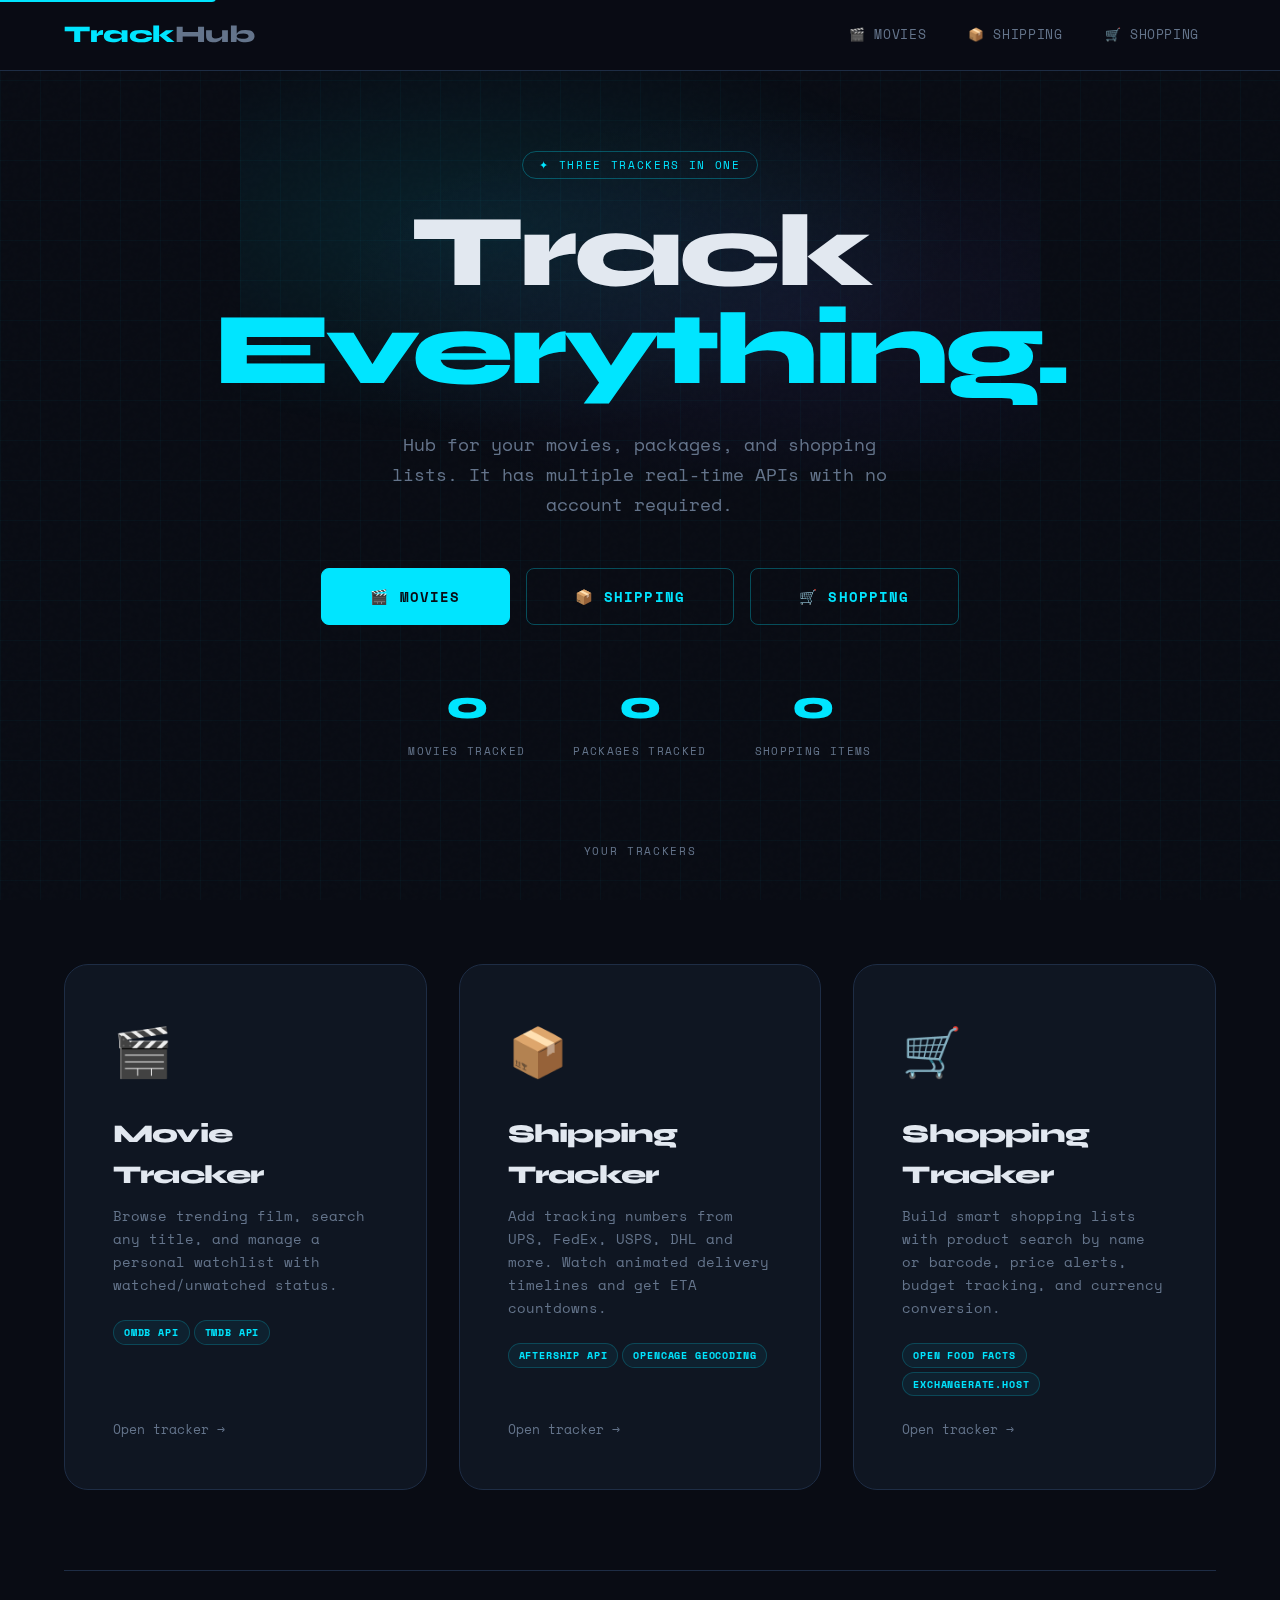
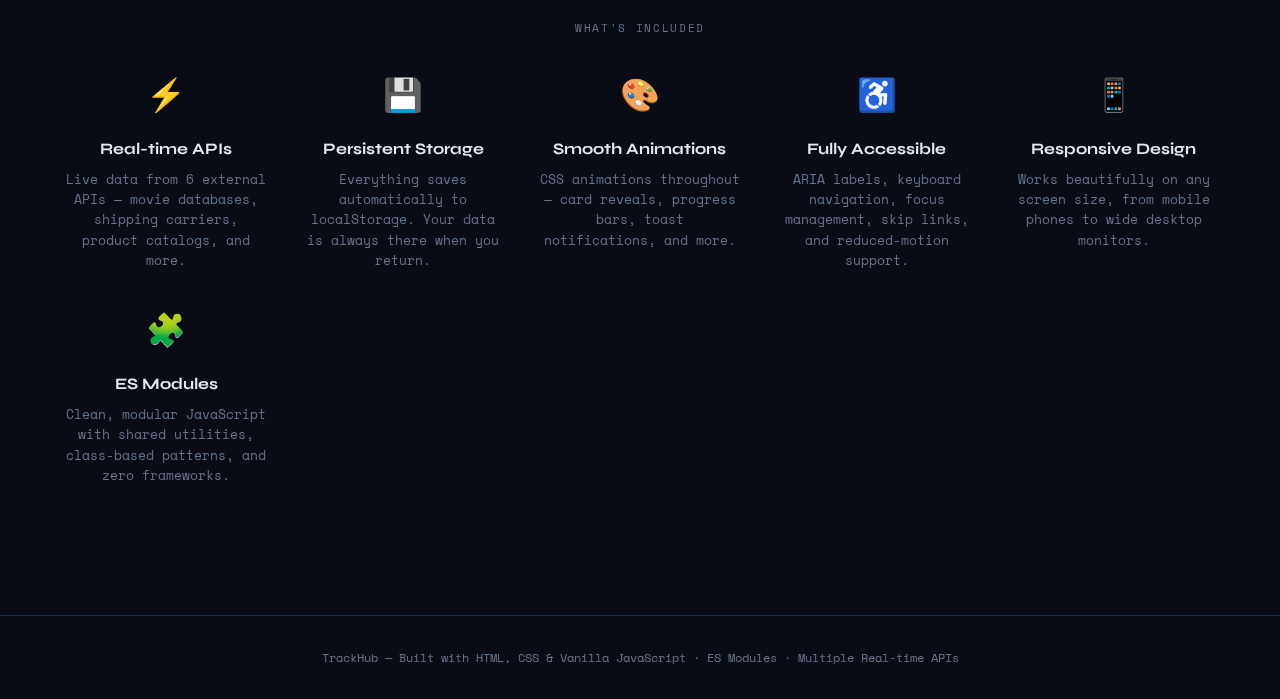
<file: index.html>
<!DOCTYPE html>
<html lang="en">
<head>
  <meta charset="UTF-8">
  <meta name="viewport" content="width=device-width, initial-scale=1.0">
  <meta name="description" content="TrackHub — Your all-in-one tracking dashboard. Track movies, shipping packages, and shopping lists with real-time data.">
  <meta name="keywords" content="tracker, movie tracker, shipping tracker, shopping list, package tracking, watchlist">
  <meta property="og:title" content="TrackHub — Track Everything">
  <meta property="og:description" content="Your personal dashboard for tracking movies, packages, and shopping. Powered by multiple real-time APIs.">
  <meta property="og:type" content="website">
  <meta name="theme-color" content="#090c14">

  <title>TrackHub</title>

  <link rel="preconnect" href="https://fonts.googleapis.com">
  <link rel="preconnect" href="https://fonts.gstatic.com" crossorigin>

  <link rel="stylesheet" href="css/shared.css">

  <style>
    /* Landing page specific styles */
    .landing-hero {
      min-height: 80vh;
      display: flex;
      flex-direction: column;
      align-items: center;
      justify-content: center;
      text-align: center;
      padding: var(--space-3xl) var(--space-lg);
      position: relative;
    }

    .landing-hero::before {
      content: '';
      position: absolute;
      top: 0;
      left: 50%;
      transform: translateX(-50%);
      width: 800px;
      height: 400px;
      background: radial-gradient(ellipse at 30% 40%, rgba(0,229,255,0.1) 0%, transparent 60%),
                  radial-gradient(ellipse at 70% 60%, rgba(123,97,255,0.08) 0%, transparent 60%);
      pointer-events: none;
    }

    .landing-title {
      font-family: var(--font-display);
      font-weight: 800;
      font-size: clamp(3rem, 8vw, 7rem);
      letter-spacing: -0.04em;
      line-height: 0.95;
      margin-bottom: var(--space-xl);
      position: relative;
    }

    .landing-title .line-1 { display: block; color: var(--clr-text); }
    .landing-title .line-2 { display: block; color: var(--clr-accent); }

    .landing-description {
      font-size: 1.1rem;
      color: var(--clr-text-muted);
      max-width: 500px;
      margin: 0 auto var(--space-2xl);
      line-height: 1.7;
    }

    .landing-cta-row {
      display: flex;
      gap: var(--space-md);
      justify-content: center;
      flex-wrap: wrap;
    }

    /* App cards grid */
    .apps-grid {
      display: grid;
      grid-template-columns: repeat(auto-fit, minmax(300px, 1fr));
      gap: var(--space-xl);
      padding: var(--space-3xl) 0;
    }

    .app-card {
      background: var(--clr-surface);
      border: 1px solid var(--clr-border);
      border-radius: var(--radius-xl);
      padding: var(--space-2xl);
      text-decoration: none;
      color: inherit;
      display: flex;
      flex-direction: column;
      gap: var(--space-lg);
      transition: transform var(--duration-mid) var(--ease-spring),
                  border-color var(--duration-mid),
                  box-shadow var(--duration-mid);
      position: relative;
      overflow: hidden;
      animation: fadeSlideUp 0.6s var(--ease-out) both;
    }

    .app-card:nth-child(1) { animation-delay: 0.1s; }
    .app-card:nth-child(2) { animation-delay: 0.2s; }
    .app-card:nth-child(3) { animation-delay: 0.3s; }

    .app-card::before {
      content: '';
      position: absolute;
      inset: 0;
      background: radial-gradient(ellipse at 20% 20%, var(--card-glow, rgba(0,229,255,0.06)) 0%, transparent 60%);
      pointer-events: none;
      opacity: 0;
      transition: opacity var(--duration-mid);
    }

    .app-card:hover {
      transform: translateY(-8px);
      border-color: rgba(0,229,255,0.25);
      box-shadow: 0 24px 60px rgba(0,0,0,0.5), var(--shadow-glow);
    }

    .app-card:hover::before { opacity: 1; }

    .app-card:focus-visible {
      outline: 2px solid var(--clr-accent);
      outline-offset: 4px;
    }

    .app-card-1 { --card-glow: rgba(0,229,255,0.08); }
    .app-card-2 { --card-glow: rgba(123,97,255,0.08); }
    .app-card-3 { --card-glow: rgba(255,209,102,0.06); }

    .app-emoji {
      font-size: 3rem;
      display: block;
      animation: float 4s ease-in-out infinite;
    }

    .app-card:nth-child(2) .app-emoji { animation-delay: 0.5s; }
    .app-card:nth-child(3) .app-emoji { animation-delay: 1s; }

    @keyframes float {
      0%, 100% { transform: translateY(0); }
      50%       { transform: translateY(-8px); }
    }

    .app-title {
      font-family: var(--font-display);
      font-weight: 800;
      font-size: 1.6rem;
      letter-spacing: -0.03em;
      margin-bottom: var(--space-sm);
    }

    .app-description {
      color: var(--clr-text-muted);
      font-size: 0.9rem;
      line-height: 1.6;
    }

    .app-apis {
      display: flex;
      gap: var(--space-xs);
      flex-wrap: wrap;
    }

    .api-chip {
      font-size: 0.65rem;
      letter-spacing: 0.08em;
      text-transform: uppercase;
      padding: 3px 10px;
      border-radius: var(--radius-xl);
      background: rgba(0,229,255,0.06);
      border: 1px solid rgba(0,229,255,0.2);
      color: var(--clr-accent);
      font-weight: 700;
    }

    .app-card-arrow {
      margin-top: auto;
      font-size: 0.8rem;
      color: var(--clr-text-muted);
      display: flex;
      align-items: center;
      gap: var(--space-sm);
      transition: color var(--duration-fast), gap var(--duration-fast);
    }

    .app-card:hover .app-card-arrow {
      color: var(--clr-accent);
      gap: var(--space-md);
    }

    /* Feature list */
    .features-section {
      padding: var(--space-2xl) 0;
      border-top: 1px solid var(--clr-border);
    }

    .features-grid {
      display: grid;
      grid-template-columns: repeat(auto-fit, minmax(200px, 1fr));
      gap: var(--space-xl);
      margin-top: var(--space-xl);
    }

    .feature-item {
      text-align: center;
    }

    .feature-icon {
      font-size: 2rem;
      display: block;
      margin-bottom: var(--space-md);
    }

    .feature-name {
      font-family: var(--font-display);
      font-weight: 700;
      font-size: 1rem;
      margin-bottom: var(--space-sm);
    }

    .feature-desc {
      font-size: 0.8rem;
      color: var(--clr-text-muted);
      line-height: 1.6;
    }

    .section-label {
      font-size: 0.7rem;
      letter-spacing: 0.15em;
      text-transform: uppercase;
      color: var(--clr-text-muted);
      text-align: center;
      margin-bottom: var(--space-lg);
    }

    @media (max-width: 600px) {
      .landing-title { font-size: 3rem; }
      .apps-grid { grid-template-columns: 1fr; }
    }

    /* Animated counter on hero */
    .live-counter {
      display: flex;
      gap: var(--space-2xl);
      justify-content: center;
      margin-top: var(--space-2xl);
      flex-wrap: wrap;
    }

    .counter-item { text-align: center; }

    .counter-value {
      font-family: var(--font-display);
      font-weight: 800;
      font-size: 2.5rem;
      letter-spacing: -0.03em;
      color: var(--clr-accent);
      display: block;
    }

    .counter-label {
      font-size: 0.7rem;
      letter-spacing: 0.12em;
      text-transform: uppercase;
      color: var(--clr-text-muted);
    }
  </style>
</head>
<body>

  <!-- Skip link -->
  <a href="#main-content"
     style="position:absolute;top:-40px;left:0;background:var(--clr-accent);color:var(--clr-bg);padding:8px;z-index:9999;border-radius:0 0 4px 0;transition:top 0.2s"
     onfocus="this.style.top='0'" onblur="this.style.top='-40px'">Skip to main content</a>

  <!-- Header -->
  <header class="site-header" role="banner">
    <div class="wrapper">
      <span class="site-logo" aria-label="TrackHub">Track<span>Hub</span></span>
      <nav class="site-nav" role="navigation" aria-label="Main navigation">
        <a href="movie.html"    class="nav-link">🎬 Movies</a>
        <a href="shipping.html" class="nav-link">📦 Shipping</a>
        <a href="shopping.html" class="nav-link">🛒 Shopping</a>
      </nav>
    </div>
  </header>

  <main id="main-content">

    <!-- Landing Hero -->
    <section class="landing-hero" aria-labelledby="landing-title">
      <div class="wrapper" style="position:relative">
        <span class="hero-badge" aria-hidden="true">✦ Three trackers in one</span>

        <h1 class="landing-title" id="landing-title">
          <span class="line-1">Track</span>
          <span class="line-2">Everything.</span>
        </h1>

        <p class="landing-description">
          Hub for your movies, packages, and shopping lists.
          It has multiple real-time APIs with no account required.
        </p>

        <div class="landing-cta-row">
          <a href="movie.html" class="btn btn-primary btn-lg" aria-label="Open Movie Tracker">🎬 Movies</a>
          <a href="shipping.html" class="btn btn-secondary btn-lg" aria-label="Open Shipping Tracker">📦 Shipping</a>
          <a href="shopping.html" class="btn btn-secondary btn-lg" aria-label="Open Shopping Tracker">🛒 Shopping</a>
        </div>

        
        <div class="live-counter" id="live-counters" aria-label="Tracker statistics">
          <div class="counter-item">
            <span class="counter-value" id="cnt-movies" aria-label="Movies in watchlist">0</span>
            <span class="counter-label">Movies tracked</span>
          </div>
          <div class="counter-item">
            <span class="counter-value" id="cnt-packages" aria-label="Packages tracked">0</span>
            <span class="counter-label">Packages tracked</span>
          </div>
          <div class="counter-item">
            <span class="counter-value" id="cnt-items" aria-label="Shopping items">0</span>
            <span class="counter-label">Shopping items</span>
          </div>
        </div>
      </div>
    </section>

    <div class="wrapper">

      <!-- App Cards -->
      <section aria-labelledby="apps-heading">
        <p class="section-label" id="apps-heading">Your Trackers</p>

        <div class="apps-grid" role="list">

          <!-- Movie Tracker -->
          <a href="movie.html" class="app-card app-card-1" role="listitem" aria-label="Open Movie Tracker">
            <span class="app-emoji" aria-hidden="true">🎬</span>
            <div>
              <h2 class="app-title">Movie Tracker</h2>
              <p class="app-description">Browse trending film, search any title, and manage a personal watchlist with watched/unwatched status.</p>
            </div>
            <div class="app-apis" aria-label="APIs used">
              <span class="api-chip">OMDB API</span>
              <span class="api-chip">TMDB API</span>
            </div>
            <span class="app-card-arrow" aria-hidden="true">Open tracker →</span>
          </a>

          <!-- Shipping Tracker -->
          <a href="shipping.html" class="app-card app-card-2" role="listitem" aria-label="Open Shipping Tracker">
            <span class="app-emoji" aria-hidden="true">📦</span>
            <div>
              <h2 class="app-title">Shipping Tracker</h2>
              <p class="app-description">Add tracking numbers from UPS, FedEx, USPS, DHL and more. Watch animated delivery timelines and get ETA countdowns.</p>
            </div>
            <div class="app-apis" aria-label="APIs used">
              <span class="api-chip">AfterShip API</span>
              <span class="api-chip">OpenCage Geocoding</span>
            </div>
            <span class="app-card-arrow" aria-hidden="true">Open tracker →</span>
          </a>

          <!-- Shopping Tracker -->
          <a href="shopping.html" class="app-card app-card-3" role="listitem" aria-label="Open Shopping Tracker">
            <span class="app-emoji" aria-hidden="true">🛒</span>
            <div>
              <h2 class="app-title">Shopping Tracker</h2>
              <p class="app-description">Build smart shopping lists with product search by name or barcode, price alerts, budget tracking, and currency conversion.</p>
            </div>
            <div class="app-apis" aria-label="APIs used">
              <span class="api-chip">Open Food Facts</span>
              <span class="api-chip">Exchangerate.host</span>
            </div>
            <span class="app-card-arrow" aria-hidden="true">Open tracker →</span>
          </a>

        </div>
      </section>

      <!-- Features Section -->
      <section class="features-section" aria-labelledby="features-heading">
        <p class="section-label" id="features-heading">What's included</p>
        <div class="features-grid" role="list">
          <div class="feature-item" role="listitem">
            <span class="feature-icon" aria-hidden="true">⚡</span>
            <h3 class="feature-name">Real-time APIs</h3>
            <p class="feature-desc">Live data from 6 external APIs — movie databases, shipping carriers, product catalogs, and more.</p>
          </div>
          <div class="feature-item" role="listitem">
            <span class="feature-icon" aria-hidden="true">💾</span>
            <h3 class="feature-name">Persistent Storage</h3>
            <p class="feature-desc">Everything saves automatically to localStorage. Your data is always there when you return.</p>
          </div>
          <div class="feature-item" role="listitem">
            <span class="feature-icon" aria-hidden="true">🎨</span>
            <h3 class="feature-name">Smooth Animations</h3>
            <p class="feature-desc">CSS animations throughout — card reveals, progress bars, toast notifications, and more.</p>
          </div>
          <div class="feature-item" role="listitem">
            <span class="feature-icon" aria-hidden="true">♿</span>
            <h3 class="feature-name">Fully Accessible</h3>
            <p class="feature-desc">ARIA labels, keyboard navigation, focus management, skip links, and reduced-motion support.</p>
          </div>
          <div class="feature-item" role="listitem">
            <span class="feature-icon" aria-hidden="true">📱</span>
            <h3 class="feature-name">Responsive Design</h3>
            <p class="feature-desc">Works beautifully on any screen size, from mobile phones to wide desktop monitors.</p>
          </div>
          <div class="feature-item" role="listitem">
            <span class="feature-icon" aria-hidden="true">🧩</span>
            <h3 class="feature-name">ES Modules</h3>
            <p class="feature-desc">Clean, modular JavaScript with shared utilities, class-based patterns, and zero frameworks.</p>
          </div>
        </div>
      </section>

    </div><!-- /.wrapper -->
  </main>

  <!-- Footer -->
  <footer class="site-footer" role="contentinfo">
    <div class="wrapper">
      <p>TrackHub &mdash; Built with HTML, CSS &amp; Vanilla JavaScript &middot; ES Modules &middot; Multiple Real-time APIs</p>
    </div>
  </footer>

  <script>
    // Read localStorage counts and animate them on page load
    document.addEventListener('DOMContentLoaded', () => {
      function safeRead(key, fallback = {}) {
        try { return JSON.parse(localStorage.getItem(key) || '{}'); } catch { return fallback; }
      }

      const movies    = Object.keys(safeRead('movieTracker_watchlist')).length;
      const packages  = Object.keys(safeRead('shippingTracker_packages')).length;
      const items     = Object.keys(safeRead('shoppingTracker_items')).length;

      // Animated count-up
      function countUp(el, target, duration = 800) {
        if (target === 0) return;
        const start = performance.now();
        const update = (now) => {
          const pct = Math.min((now - start) / duration, 1);
          el.textContent = Math.round(pct * target);
          if (pct < 1) requestAnimationFrame(update);
          else el.textContent = target;
        };
        requestAnimationFrame(update);
      }

      setTimeout(() => {
        countUp(document.getElementById('cnt-movies'),   movies);
        countUp(document.getElementById('cnt-packages'), packages);
        countUp(document.getElementById('cnt-items'),    items);
      }, 400);
    });
  </script>
</body>
</html>
</file>
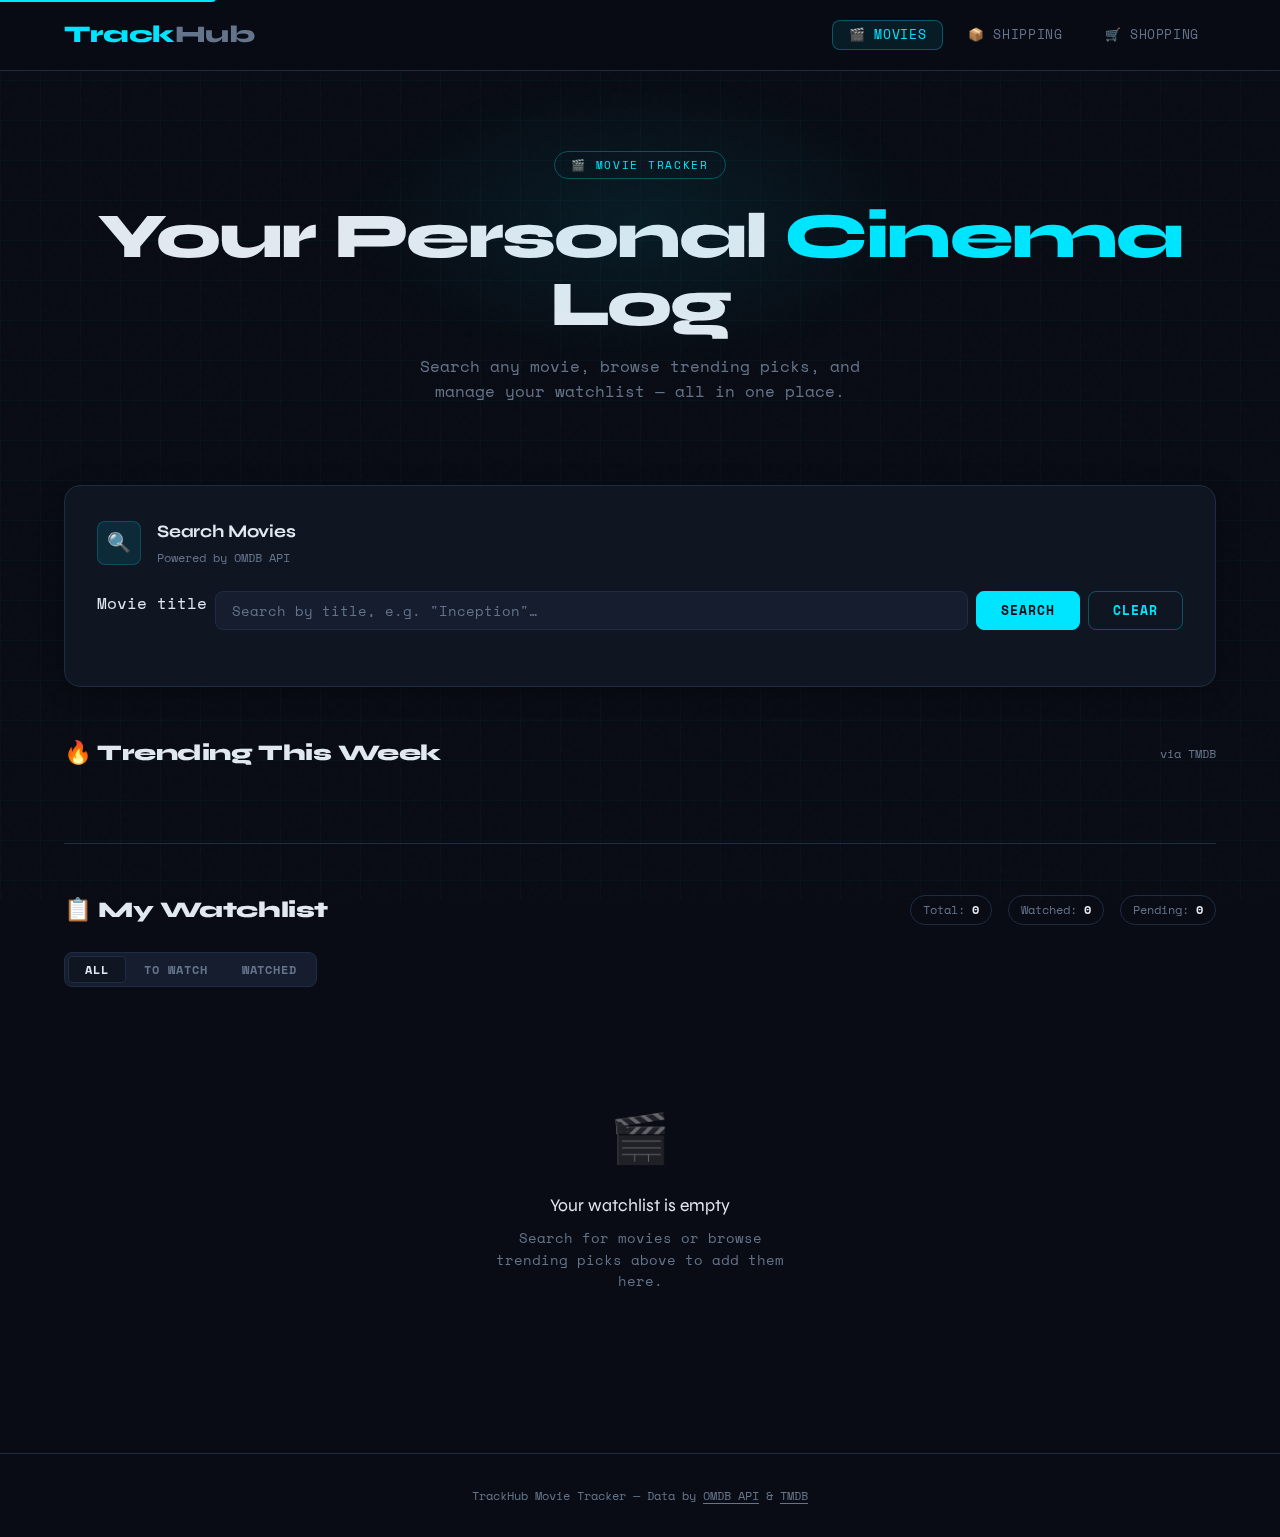
<file: movie.html>
<!DOCTYPE html>
<html lang="en">
<head>
  <meta charset="UTF-8">
  <meta name="viewport" content="width=device-width, initial-scale=1.0">
  <meta name="description" content="Track movies you want to watch and movies you've seen. Browse trending films and manage your personal watchlist.">
  <meta name="keywords" content="movie tracker, watchlist, films, cinema, trending movies">
  <meta property="og:title" content="Movie Tracker — TrackHub">
  <meta property="og:description" content="Manage your personal movie watchlist. Search any title, browse trending films, and log what you've seen.">
  <meta property="og:type" content="website">
  <meta name="theme-color" content="#090c14">

  <title>Movie Tracker — TrackHub</title>

 
  <link rel="preconnect" href="https://fonts.googleapis.com">
  <link rel="preconnect" href="https://fonts.gstatic.com" crossorigin>

  
  <link rel="stylesheet" href="css/shared.css">
  <link rel="stylesheet" href="css/movie.css">
</head>
<body>

  <a class="sr-only" href="#main-content" style="position:absolute;top:-40px;left:0;background:var(--clr-accent);color:var(--clr-bg);padding:8px;z-index:9999;border-radius:0 0 4px 0;transition:top 0.2s"
     onfocus="this.style.top='0'" onblur="this.style.top='-40px'">Skip to main content</a>

 
  <header class="site-header" role="banner">
    <div class="wrapper">
      <a href="index.html" class="site-logo" aria-label="TrackHub home">Track<span>Hub</span></a>
      <nav class="site-nav" role="navigation" aria-label="Main navigation">
        <a href="movie.html"    class="nav-link active" aria-current="page">🎬 Movies</a>
        <a href="shipping.html" class="nav-link">📦 Shipping</a>
        <a href="shopping.html" class="nav-link">🛒 Shopping</a>
      </nav>
    </div>
  </header>

  <main id="main-content">
    <div class="wrapper">

      <!-- Hero -->
      <section class="page-hero" aria-labelledby="hero-title">
        <p class="hero-badge" aria-hidden="true">🎬 Movie Tracker</p>
        <h1 class="hero-title" id="hero-title">Your Personal <span class="accent">Cinema</span> Log</h1>
        <p class="hero-subtitle">Search any movie, browse trending picks, and manage your watchlist — all in one place.</p>
      </section>

      <!-- Search Section -->
      <section class="search-section card" aria-labelledby="search-heading">
        <div class="card-header">
          <div class="card-icon" aria-hidden="true">🔍</div>
          <div>
            <h2 class="card-title" id="search-heading">Search Movies</h2>
            <p class="card-subtitle">Powered by OMDB API</p>
          </div>
        </div>

        <form id="search-form" role="search" aria-label="Search for a movie">
          <div class="input-group">
            <label for="search-input" class="sr-only">Movie title</label>
            <input
              type="search"
              id="search-input"
              class="input-field"
              placeholder="Search by title, e.g. &quot;Inception&quot;…"
              autocomplete="off"
              aria-label="Search by movie title"
              spellcheck="false"
            >
            <button type="submit" class="btn btn-primary" aria-label="Search movies">
              Search
            </button>
            <button type="button" id="clear-search-btn" class="btn btn-secondary" aria-label="Clear search and show trending">
              Clear
            </button>
          </div>
        </form>
      </section>

      <!-- Trending Label -->
      <section id="trending-section" aria-label="Trending movies this week">
        <div style="display:flex;align-items:center;justify-content:space-between;margin-bottom:var(--space-lg)">
          <h2 style="font-family:var(--font-display);font-weight:800;font-size:1.4rem;letter-spacing:-0.02em">
            🔥 Trending This Week
          </h2>
          <p style="font-size:0.75rem;color:var(--clr-text-muted)">via TMDB</p>
        </div>

        <!-- Movie Grid (dynamically populated) -->
        <div id="movie-grid" class="movie-grid" role="list" aria-label="Movie results" aria-live="polite"></div>
      </section>

      <hr class="divider">

      <!-- Watchlist Panel -->
      <section class="watchlist-panel" aria-labelledby="watchlist-heading">
        <div class="watchlist-header">
          <h2 class="watchlist-title" id="watchlist-heading">📋 My Watchlist</h2>
          <div class="watchlist-stats" role="list" aria-label="Watchlist statistics">
            <span class="stat-chip" role="listitem">Total: <strong id="stat-total" aria-live="polite">0</strong></span>
            <span class="stat-chip" role="listitem">Watched: <strong id="stat-watched" aria-live="polite">0</strong></span>
            <span class="stat-chip" role="listitem">Pending: <strong id="stat-pending" aria-live="polite">0</strong></span>
          </div>
        </div>

        <!-- Tabs -->
        <div class="tabs" role="tablist" aria-label="Filter watchlist by status">
          <button class="tab-btn active" data-tab="all"       role="tab" aria-selected="true"  aria-controls="watchlist-container">All</button>
          <button class="tab-btn"        data-tab="watchlist" role="tab" aria-selected="false" aria-controls="watchlist-container">To Watch</button>
          <button class="tab-btn"        data-tab="watched"   role="tab" aria-selected="false" aria-controls="watchlist-container">Watched</button>
        </div>

        <!-- Watchlist content (dynamically populated) -->
        <div id="watchlist-container" role="tabpanel" aria-live="polite" aria-label="Watchlist entries"></div>

        <!-- Empty state -->
        <div id="watchlist-empty" class="empty-state" aria-live="polite">
          <p class="empty-state-icon" aria-hidden="true">🎬</p>
          <p class="empty-state-title">Your watchlist is empty</p>
          <p class="empty-state-text">Search for movies or browse trending picks above to add them here.</p>
        </div>
      </section>

    </div>
  </main>

  <!-- ─── Footer ─── -->
  <footer class="site-footer" role="contentinfo">
    <div class="wrapper">
      <p>TrackHub Movie Tracker &mdash; Data by <a href="https://www.omdbapi.com/" target="_blank" rel="noopener noreferrer">OMDB API</a> &amp; <a href="https://www.themoviedb.org/" target="_blank" rel="noopener noreferrer">TMDB</a></p>
    </div>
  </footer>

  <!-- ─── Scripts (ES Modules) ─── -->
  <script type="module" src="js/modules/movie.js"></script>
</body>
</html>
</file>
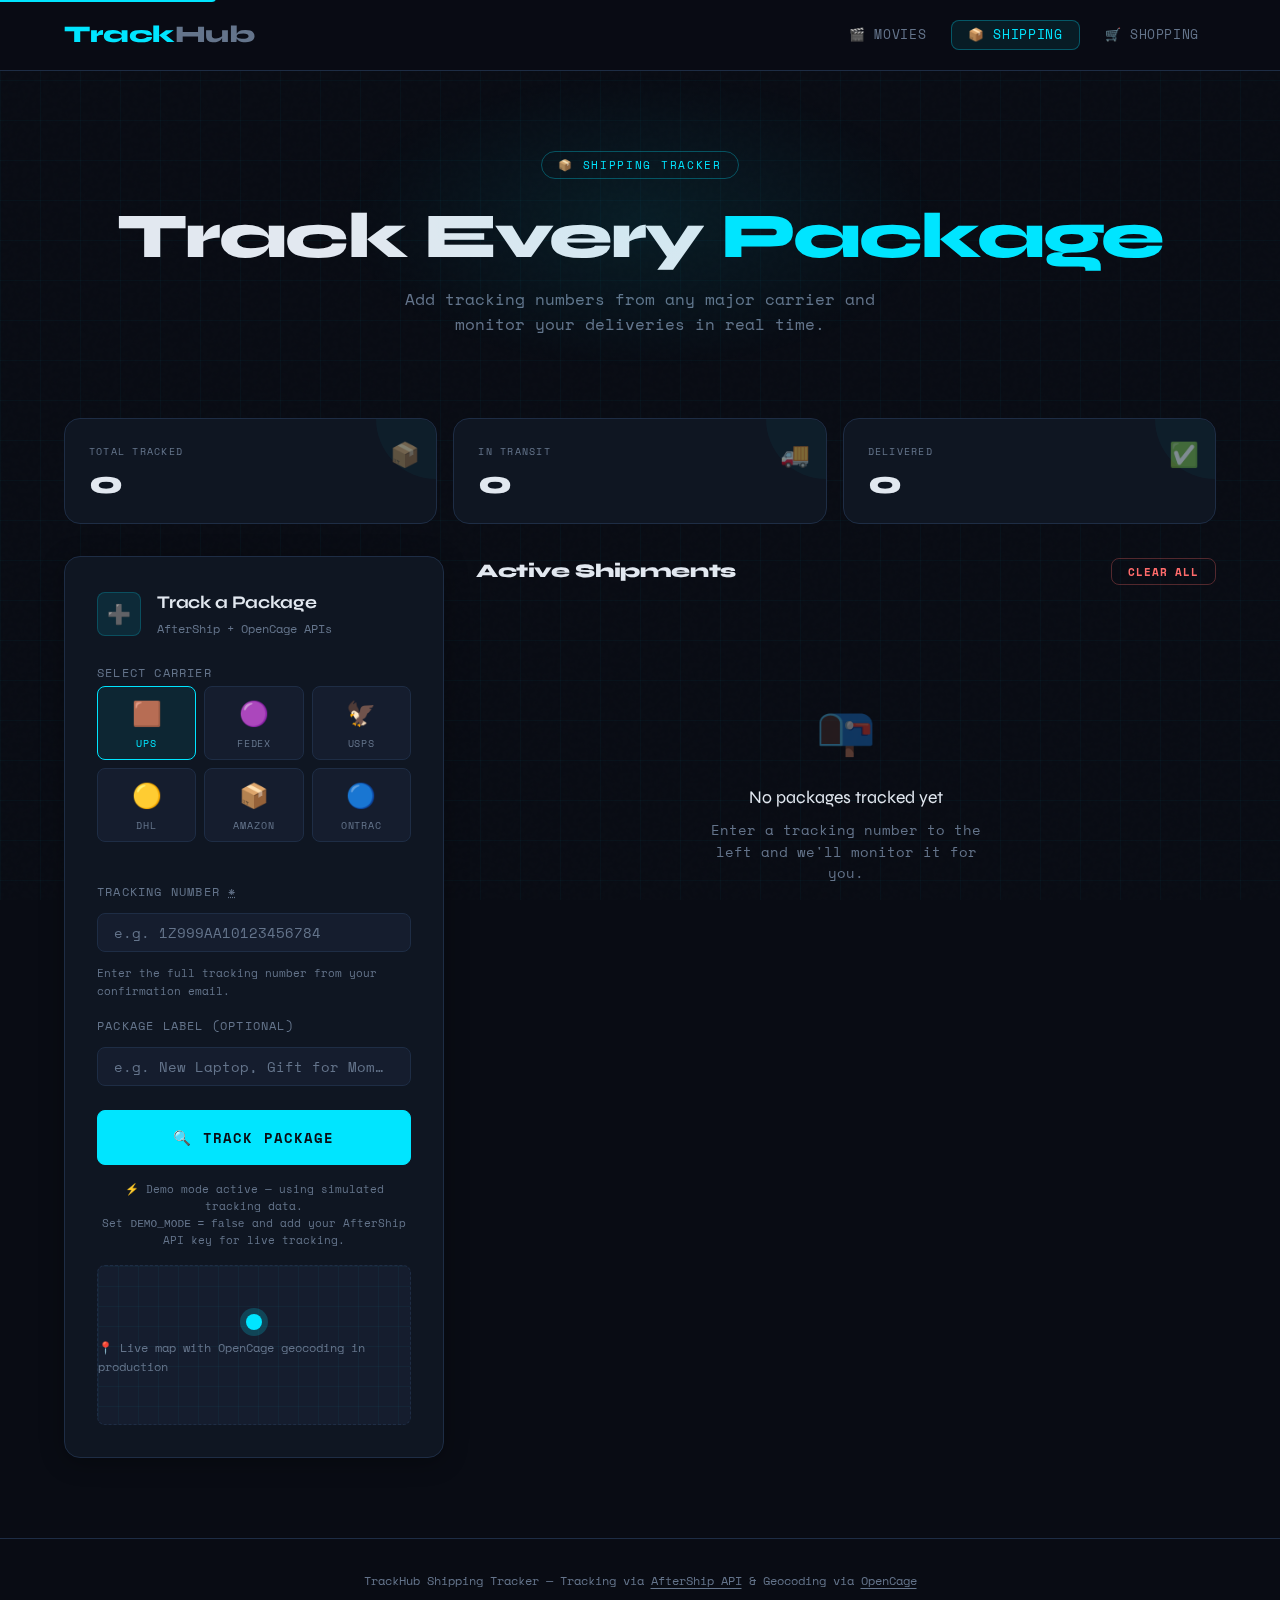
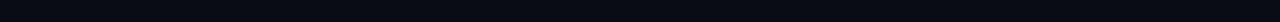
<file: shipping.html>
<!DOCTYPE html>
<html lang="en">
<head>
  <meta charset="UTF-8">
  <meta name="viewport" content="width=device-width, initial-scale=1.0">
  <meta name="description" content="Track your packages and shipments in real time. Add tracking numbers from UPS, FedEx, USPS, DHL and more to monitor delivery status.">
  <meta name="keywords" content="package tracker, shipping tracker, parcel tracking, UPS, FedEx, USPS, DHL tracking">
  <meta property="og:title" content="Shipping Tracker — TrackHub">
  <meta property="og:description" content="Monitor all your packages in one place. Real-time tracking for UPS, FedEx, USPS, DHL, and more.">
  <meta property="og:type" content="website">
  <meta name="theme-color" content="#090c14">

  <title>Shipping Tracker</title>

  <link rel="preconnect" href="https://fonts.googleapis.com">
  <link rel="preconnect" href="https://fonts.gstatic.com" crossorigin>

  <link rel="stylesheet" href="css/shared.css">
  <link rel="stylesheet" href="css/shipping.css">
</head>
<body>

  <a class="sr-only" href="#main-content"
     style="position:absolute;top:-40px;left:0;background:var(--clr-accent);color:var(--clr-bg);padding:8px;z-index:9999;border-radius:0 0 4px 0;transition:top 0.2s"
     onfocus="this.style.top='0'" onblur="this.style.top='-40px'">Skip to main content</a>

  <!-- Header -->
  <header class="site-header" role="banner">
    <div class="wrapper">
      <a href="index.html" class="site-logo" aria-label="TrackHub home">Track<span>Hub</span></a>
      <nav class="site-nav" role="navigation" aria-label="Main navigation">
        <a href="movie.html"    class="nav-link">🎬 Movies</a>
        <a href="shipping.html" class="nav-link active" aria-current="page">📦 Shipping</a>
        <a href="shopping.html" class="nav-link">🛒 Shopping</a>
      </nav>
    </div>
  </header>

  <main id="main-content">
    <div class="wrapper">

      <!-- Hero -->
      <section class="page-hero" aria-labelledby="hero-title">
        <p class="hero-badge" aria-hidden="true">📦 Shipping Tracker</p>
        <h1 class="hero-title" id="hero-title">Track Every <span class="accent">Package</span></h1>
        <p class="hero-subtitle">Add tracking numbers from any major carrier and monitor your deliveries in real time.</p>
      </section>

      <!-- Stats Row (dynamic) -->
      <section class="stats-row" aria-label="Shipment statistics">
        <div class="stat-card" role="region" aria-label="Total packages tracked">
          <p class="stat-card-label">Total Tracked</p>
          <p class="stat-card-value" id="stat-total" aria-live="polite">0</p>
          <span class="stat-card-icon" aria-hidden="true">📦</span>
        </div>
        <div class="stat-card" role="region" aria-label="Packages in transit">
          <p class="stat-card-label">In Transit</p>
          <p class="stat-card-value" id="stat-in-transit" aria-live="polite">0</p>
          <span class="stat-card-icon" aria-hidden="true">🚚</span>
        </div>
        <div class="stat-card" role="region" aria-label="Packages delivered">
          <p class="stat-card-label">Delivered</p>
          <p class="stat-card-value" id="stat-delivered" aria-live="polite">0</p>
          <span class="stat-card-icon" aria-hidden="true">✅</span>
        </div>
      </section>

      
      <div class="tracking-layout">

        <!-- Add Package Form -->
        <section class="card" aria-labelledby="add-form-heading">
          <div class="card-header">
            <div class="card-icon" aria-hidden="true">➕</div>
            <div>
              <h2 class="card-title" id="add-form-heading">Track a Package</h2>
              <p class="card-subtitle">AfterShip + OpenCage APIs</p>
            </div>
          </div>

          <form id="add-package-form" novalidate aria-label="Add a package to track">
            <!-- Carrier Selector -->
            <fieldset style="border:none;margin-bottom:var(--space-md)">
              <legend class="input-label">Select Carrier</legend>
              <div class="carrier-grid" role="group" aria-label="Choose your carrier">
                <button type="button" class="carrier-btn selected" data-carrier-btn="ups"    aria-pressed="true"  aria-label="UPS">
                  <span class="carrier-btn-icon" aria-hidden="true">🟫</span>
                  <span class="carrier-btn-name">UPS</span>
                </button>
                <button type="button" class="carrier-btn" data-carrier-btn="fedex"   aria-pressed="false" aria-label="FedEx">
                  <span class="carrier-btn-icon" aria-hidden="true">🟣</span>
                  <span class="carrier-btn-name">FedEx</span>
                </button>
                <button type="button" class="carrier-btn" data-carrier-btn="usps"    aria-pressed="false" aria-label="USPS">
                  <span class="carrier-btn-icon" aria-hidden="true">🦅</span>
                  <span class="carrier-btn-name">USPS</span>
                </button>
                <button type="button" class="carrier-btn" data-carrier-btn="dhl"     aria-pressed="false" aria-label="DHL">
                  <span class="carrier-btn-icon" aria-hidden="true">🟡</span>
                  <span class="carrier-btn-name">DHL</span>
                </button>
                <button type="button" class="carrier-btn" data-carrier-btn="amazon"  aria-pressed="false" aria-label="Amazon">
                  <span class="carrier-btn-icon" aria-hidden="true">📦</span>
                  <span class="carrier-btn-name">Amazon</span>
                </button>
                <button type="button" class="carrier-btn" data-carrier-btn="ontrac"  aria-pressed="false" aria-label="OnTrac">
                  <span class="carrier-btn-icon" aria-hidden="true">🔵</span>
                  <span class="carrier-btn-name">OnTrac</span>
                </button>
              </div>
            </fieldset>

            <!-- Tracking Number -->
            <div class="input-group stacked" style="margin-bottom:var(--space-md)">
              <label for="tracking-input" class="input-label">Tracking Number <abbr title="required">*</abbr></label>
              <input
                type="text"
                id="tracking-input"
                class="input-field"
                placeholder="e.g. 1Z999AA10123456784"
                autocomplete="off"
                spellcheck="false"
                required
                aria-required="true"
                aria-describedby="tracking-hint"
              >
              <p id="tracking-hint" style="font-size:0.7rem;color:var(--clr-text-muted);margin-top:4px">
                Enter the full tracking number from your confirmation email.
              </p>
            </div>

            <!-- Package Label -->
            <div class="input-group stacked" style="margin-bottom:var(--space-lg)">
              <label for="label-input" class="input-label">Package Label (optional)</label>
              <input
                type="text"
                id="label-input"
                class="input-field"
                placeholder="e.g. New Laptop, Gift for Mom…"
                autocomplete="off"
                maxlength="60"
              >
            </div>

            <button type="submit" id="add-package-btn" class="btn btn-primary btn-lg" style="width:100%">
              🔍 Track Package
            </button>

            <!-- Demo Mode Notice -->
            <p style="font-size:0.7rem;color:var(--clr-text-muted);margin-top:var(--space-md);text-align:center;line-height:1.5">
              ⚡ Demo mode active — using simulated tracking data.
              <br>Set <code>DEMO_MODE = false</code> and add your AfterShip API key for live tracking.
            </p>
          </form>

          <!-- Map Widget -->
          <div class="map-placeholder" aria-label="Package location map (simulated)" role="img">
            <div class="map-dot" aria-hidden="true"></div>
            <p style="position:relative;z-index:1;font-size:0.75rem">📍 Live map with OpenCage geocoding in production</p>
          </div>
        </section>

        <!-- Active Shipments Panel -->
        <section class="shipments-panel" aria-labelledby="shipments-heading">
          <div class="panel-header">
            <h2 class="panel-title" id="shipments-heading">Active Shipments</h2>
            <button id="clear-all-btn" class="btn btn-danger btn-sm" aria-label="Remove all tracked packages">
              Clear All
            </button>
          </div>

          <!-- Package list (dynamic) -->
          <div id="shipment-list" class="shipment-list" aria-live="polite" aria-label="Your tracked packages"></div>

          <!-- Empty state -->
          <div id="shipments-empty" class="empty-state">
            <p class="empty-state-icon" aria-hidden="true">📭</p>
            <p class="empty-state-title">No packages tracked yet</p>
            <p class="empty-state-text">Enter a tracking number to the left and we'll monitor it for you.</p>
          </div>
        </section>

      </div>
    </div>
  </main>

  <!-- Footer -->
  <footer class="site-footer" role="contentinfo">
    <div class="wrapper">
      <p>TrackHub Shipping Tracker &mdash; Tracking via <a href="https://www.aftership.com/" target="_blank" rel="noopener noreferrer">AfterShip API</a> &amp; Geocoding via <a href="https://opencagedata.com/" target="_blank" rel="noopener noreferrer">OpenCage</a></p>
    </div>
  </footer>

  <script type="module" src="js/modules/shipping.js"></script>
</body>
</html>
</file>
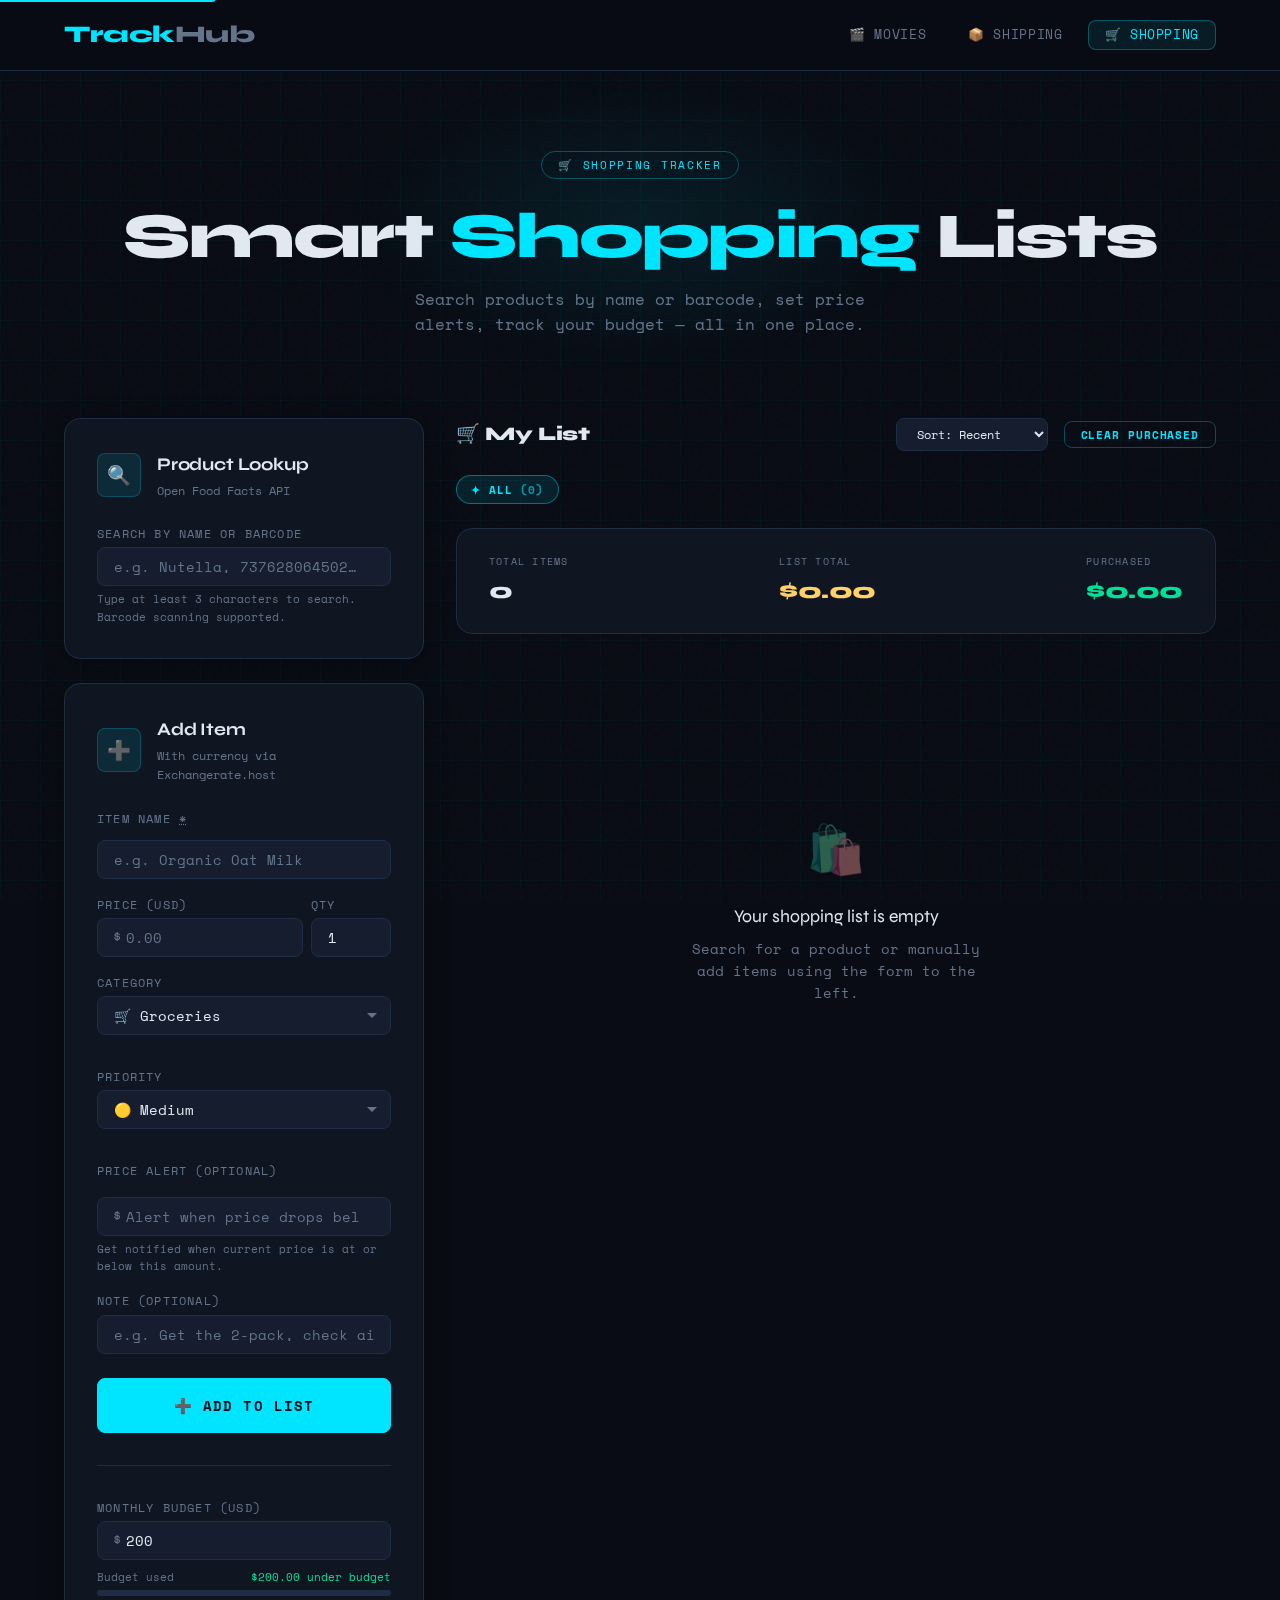
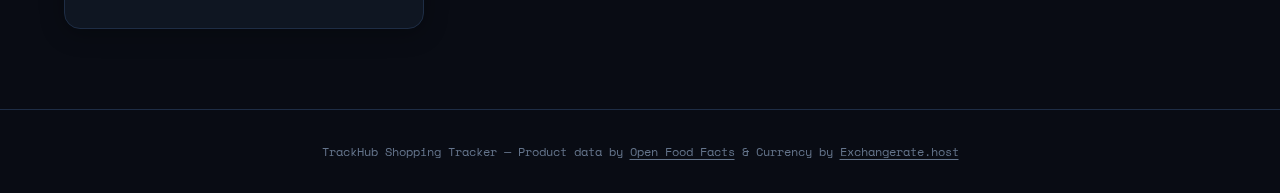
<file: shopping.html>
<!DOCTYPE html>
<html lang="en">
<head>
  <meta charset="UTF-8">
  <meta name="viewport" content="width=device-width, initial-scale=1.0">
  <meta name="description" content="Smart shopping list tracker with product lookup via barcode or name, price alerts, budget tracking, and category filtering.">
  <meta name="keywords" content="shopping list, price tracker, budget tracker, barcode lookup, grocery list">
  <meta property="og:title" content="Shopping Tracker — TrackHub">
  <meta property="og:description" content="Build smart shopping lists with product lookup, price alerts, and budget tracking. Stay on track with every purchase.">
  <meta property="og:type" content="website">
  <meta name="theme-color" content="#090c14">

  <title>Shopping Tracker — TrackHub</title>

  <link rel="preconnect" href="https://fonts.googleapis.com">
  <link rel="preconnect" href="https://fonts.gstatic.com" crossorigin>

  <link rel="stylesheet" href="css/shared.css">
  <link rel="stylesheet" href="css/shopping.css">
</head>
<body>

  <a class="sr-only" href="#main-content"
     style="position:absolute;top:-40px;left:0;background:var(--clr-accent);color:var(--clr-bg);padding:8px;z-index:9999;border-radius:0 0 4px 0;transition:top 0.2s"
     onfocus="this.style.top='0'" onblur="this.style.top='-40px'">Skip to main content</a>

  <!-- Header -->
  <header class="site-header" role="banner">
    <div class="wrapper">
      <a href="index.html" class="site-logo" aria-label="TrackHub home">Track<span>Hub</span></a>
      <nav class="site-nav" role="navigation" aria-label="Main navigation">
        <a href="movie.html"    class="nav-link">🎬 Movies</a>
        <a href="shipping.html" class="nav-link">📦 Shipping</a>
        <a href="shopping.html" class="nav-link active" aria-current="page">🛒 Shopping</a>
      </nav>
    </div>
  </header>

  <main id="main-content">
    <div class="wrapper">

      <!-- Hero -->
      <section class="page-hero" aria-labelledby="hero-title">
        <p class="hero-badge" aria-hidden="true">🛒 Shopping Tracker</p>
        <h1 class="hero-title" id="hero-title">Smart <span class="accent">Shopping</span> Lists</h1>
        <p class="hero-subtitle">Search products by name or barcode, set price alerts, track your budget — all in one place.</p>
      </section>

      <!-- Main Layout -->
      <div class="shopping-layout">

        <!-- Left: Product Search + Add Item Form -->
        <div>
          <!-- Product Search Card -->
          <section class="card product-search-card" aria-labelledby="product-search-heading" style="margin-bottom:var(--space-lg)">
            <div class="card-header">
              <div class="card-icon" aria-hidden="true">🔍</div>
              <div>
                <h2 class="card-title" id="product-search-heading">Product Lookup</h2>
                <p class="card-subtitle">Open Food Facts API</p>
              </div>
            </div>

            <label for="product-search-input" class="input-label">Search by name or barcode</label>
            <input
              type="search"
              id="product-search-input"
              class="input-field"
              placeholder="e.g. Nutella, 737628064502…"
              autocomplete="off"
              spellcheck="false"
              aria-label="Search for a product by name or barcode"
              aria-describedby="product-search-hint"
            >
            <p id="product-search-hint" style="font-size:0.7rem;color:var(--clr-text-muted);margin-top:4px">
              Type at least 3 characters to search. Barcode scanning supported.
            </p>

            <!-- Product preview (dynamic) -->
            <div id="product-preview" class="product-result-preview" role="status" aria-live="polite" aria-label="Product search result"></div>
          </section>

          <!-- Add Item Form -->
          <section class="card" aria-labelledby="add-item-heading">
            <div class="card-header">
              <div class="card-icon" aria-hidden="true">➕</div>
              <div>
                <h2 class="card-title" id="add-item-heading">Add Item</h2>
                <p class="card-subtitle">With currency via Exchangerate.host</p>
              </div>
            </div>

            <form id="add-item-form" novalidate aria-label="Add item to shopping list">

              <!-- Item name -->
              <div class="input-group stacked" style="margin-bottom:var(--space-md)">
                <label for="item-name-input" class="input-label">Item Name <abbr title="required">*</abbr></label>
                <input
                  type="text"
                  id="item-name-input"
                  class="input-field"
                  placeholder="e.g. Organic Oat Milk"
                  required
                  aria-required="true"
                  maxlength="80"
                  autocomplete="off"
                >
              </div>

              <!-- Price + Qty row -->
              <div style="display:grid;grid-template-columns:1fr 80px;gap:var(--space-sm);margin-bottom:var(--space-md)">
                <div>
                  <label for="item-price-input" class="input-label">Price (USD)</label>
                  <div class="price-input-wrap">
                    <span class="price-prefix" aria-hidden="true">$</span>
                    <input
                      type="number"
                      id="item-price-input"
                      class="input-field price-input"
                      placeholder="0.00"
                      min="0"
                      step="0.01"
                      aria-label="Item price in USD"
                    >
                  </div>
                </div>
                <div>
                  <label for="item-qty-input" class="input-label">Qty</label>
                  <input
                    type="number"
                    id="item-qty-input"
                    class="input-field"
                    value="1"
                    min="1"
                    max="99"
                    aria-label="Quantity"
                  >
                </div>
              </div>

              <!-- Category -->
              <div style="margin-bottom:var(--space-md)">
                <label for="item-category-select" class="input-label">Category</label>
                <select id="item-category-select" class="category-select" aria-label="Item category">
                  <option value="groceries">🛒 Groceries</option>
                  <option value="electronics">💻 Electronics</option>
                  <option value="clothing">👕 Clothing</option>
                  <option value="health">💊 Health</option>
                  <option value="home">🏠 Home</option>
                  <option value="other">📦 Other</option>
                </select>
              </div>

              <!-- Priority -->
              <div style="margin-bottom:var(--space-md)">
                <label for="item-priority-select" class="input-label">Priority</label>
                <select id="item-priority-select" class="category-select" aria-label="Item priority">
                  <option value="low">🟢 Low</option>
                  <option value="medium" selected>🟡 Medium</option>
                  <option value="high">🔴 High</option>
                </select>
              </div>

              <!-- Price Alert -->
              <div style="margin-bottom:var(--space-md)">
                <label for="item-alert-input" class="input-label">Price Alert (optional)</label>
                <div class="price-alert-row">
                  <div class="price-input-wrap" style="flex:1">
                    <span class="price-prefix" aria-hidden="true">$</span>
                    <input
                      type="number"
                      id="item-alert-input"
                      class="input-field price-input"
                      placeholder="Alert when price drops below…"
                      min="0"
                      step="0.01"
                      aria-label="Price alert threshold in USD"
                      aria-describedby="alert-hint"
                    >
                  </div>
                </div>
                <p id="alert-hint" style="font-size:0.7rem;color:var(--clr-text-muted);margin-top:4px">
                  Get notified when current price is at or below this amount.
                </p>
              </div>

              <!-- Note -->
              <div style="margin-bottom:var(--space-lg)">
                <label for="item-note-input" class="input-label">Note (optional)</label>
                <input
                  type="text"
                  id="item-note-input"
                  class="input-field"
                  placeholder="e.g. Get the 2-pack, check aisle 5…"
                  maxlength="120"
                  aria-label="Optional note about this item"
                >
              </div>

              <button type="submit" class="btn btn-primary btn-lg" style="width:100%">
                ➕ Add to List
              </button>
            </form>

            <!-- Budget Setting -->
            <hr class="divider">
            <div>
              <label for="budget-input" class="input-label">Monthly Budget (USD)</label>
              <div class="price-input-wrap">
                <span class="price-prefix" aria-hidden="true">$</span>
                <input
                  type="number"
                  id="budget-input"
                  class="input-field price-input"
                  min="0"
                  step="10"
                  aria-label="Set your monthly shopping budget in USD"
                  aria-describedby="budget-display"
                >
              </div>
              <div class="budget-bar-wrap" id="budget-display" aria-label="Budget usage progress">
                <div class="budget-label-row">
                  <span>Budget used</span>
                  <span id="budget-remaining" aria-live="polite"></span>
                </div>
                <div class="budget-bar" role="progressbar" aria-valuemin="0" aria-valuemax="100" aria-label="Budget bar">
                  <div class="budget-bar-fill" id="budget-fill"></div>
                </div>
              </div>
            </div>
          </section>
        </div>

        <!-- Right: Shopping List Panel -->
        <section class="shopping-panel" aria-labelledby="shopping-list-heading">

          <!-- Controls -->
          <div class="list-controls">
            <h2 class="list-title" id="shopping-list-heading">🛒 My List</h2>
            <select id="sort-select" class="sort-select" aria-label="Sort shopping list by">
              <option value="addedAt">Sort: Recent</option>
              <option value="priority">Sort: Priority</option>
              <option value="price">Sort: Price</option>
              <option value="name">Sort: Name</option>
            </select>
            <button id="clear-purchased-btn" class="btn btn-secondary btn-sm" aria-label="Clear all purchased items from list">
              Clear Purchased
            </button>
          </div>

          <!-- Category filter tabs (dynamic) -->
          <div id="category-tabs" class="category-tabs" role="group" aria-label="Filter by category"></div>

          <!-- Summary bar -->
          <div class="summary-bar" role="region" aria-label="Shopping list summary">
            <div class="summary-stat">
              <span class="summary-stat-label">Total Items</span>
              <span class="summary-stat-value" id="stat-item-count" aria-live="polite">0</span>
            </div>
            <div class="summary-stat">
              <span class="summary-stat-label">List Total</span>
              <span class="summary-stat-value total-cost" id="stat-total-cost" aria-live="polite">$0.00</span>
            </div>
            <div class="summary-stat">
              <span class="summary-stat-label">Purchased</span>
              <span class="summary-stat-value saved" id="stat-purchased" aria-live="polite">$0.00</span>
            </div>
          </div>

          <!-- Item List (dynamic) -->
          <ul id="item-list" class="item-list" role="list" aria-label="Shopping items" aria-live="polite" style="margin-top:var(--space-md)"></ul>

          <!-- Empty State -->
          <div id="list-empty" class="empty-state">
            <p class="empty-state-icon" aria-hidden="true">🛍️</p>
            <p class="empty-state-title">Your shopping list is empty</p>
            <p class="empty-state-text">Search for a product or manually add items using the form to the left.</p>
          </div>

        </section>
      </div>
    </div>
  </main>

  <!-- Footer -->
  <footer class="site-footer" role="contentinfo">
    <div class="wrapper">
      <p>TrackHub Shopping Tracker &mdash; Product data by <a href="https://world.openfoodfacts.org/" target="_blank" rel="noopener noreferrer">Open Food Facts</a> &amp; Currency by <a href="https://exchangerate.host/" target="_blank" rel="noopener noreferrer">Exchangerate.host</a></p>
    </div>
  </footer>

  <script type="module" src="js/modules/shopping.js"></script>
</body>
</html>
</file>
<file: css/shared.css>
/* =========================================================
   shared.css — Global styles, variables, animations
   Design: Retro-futuristic terminal + modern glassmorphism
   ========================================================= */

/* --- Google Fonts Import --- */
@import url('https://fonts.googleapis.com/css2?family=Space+Mono:ital,wght@0,400;0,700;1,400&family=Syne:wght@400;600;700;800&display=swap');

/* --- CSS Custom Properties --- */
:root {
  /* Color Palette */
  --clr-bg:          #090c14;
  --clr-surface:     #0f1622;
  --clr-surface-2:   #151d2e;
  --clr-border:      #1e2d45;
  --clr-accent:      #00e5ff;
  --clr-accent-2:    #7b61ff;
  --clr-accent-3:    #ff6b6b;
  --clr-text:        #e2e8f0;
  --clr-text-muted:  #64748b;
  --clr-success:     #00e096;
  --clr-warning:     #ffd166;
  --clr-error:       #ff6b6b;

  /* Typography */
  --font-display:  'Syne', sans-serif;
  --font-mono:     'Space Mono', monospace;

  /* Spacing */
  --space-xs:   0.25rem;
  --space-sm:   0.5rem;
  --space-md:   1rem;
  --space-lg:   1.5rem;
  --space-xl:   2rem;
  --space-2xl:  3rem;
  --space-3xl:  5rem;

  /* Radii */
  --radius-sm:  4px;
  --radius-md:  8px;
  --radius-lg:  16px;
  --radius-xl:  24px;

  /* Shadows */
  --shadow-glow:   0 0 20px rgba(0,229,255,0.15);
  --shadow-deep:   0 8px 32px rgba(0,0,0,0.4);
  --shadow-card:   0 4px 24px rgba(0,0,0,0.3);

  /* Transitions */
  --ease-out:    cubic-bezier(0.16, 1, 0.3, 1);
  --ease-spring: cubic-bezier(0.34, 1.56, 0.64, 1);
  --duration-fast:   150ms;
  --duration-mid:    300ms;
  --duration-slow:   600ms;
}

/* --- CSS Reset & Base --- */
*, *::before, *::after {
  box-sizing: border-box;
  margin: 0;
  padding: 0;
}

html {
  font-size: 16px;
  scroll-behavior: smooth;
  -webkit-text-size-adjust: 100%;
}

body {
  font-family: var(--font-mono);
  background-color: var(--clr-bg);
  color: var(--clr-text);
  line-height: 1.6;
  min-height: 100vh;
  overflow-x: hidden;
  position: relative;
}

/* Animated grid background */
body::before {
  content: '';
  position: fixed;
  inset: 0;
  background-image:
    linear-gradient(rgba(0,229,255,0.03) 1px, transparent 1px),
    linear-gradient(90deg, rgba(0,229,255,0.03) 1px, transparent 1px);
  background-size: 40px 40px;
  pointer-events: none;
  z-index: 0;
  animation: gridMove 20s linear infinite;
}

@keyframes gridMove {
  0%   { transform: translateY(0); }
  100% { transform: translateY(40px); }
}

/* Noise overlay */
body::after {
  content: '';
  position: fixed;
  inset: 0;
  background-image: url("data:image/svg+xml,%3Csvg viewBox='0 0 200 200' xmlns='http://www.w3.org/2000/svg'%3E%3Cfilter id='n'%3E%3CfeTurbulence type='fractalNoise' baseFrequency='0.9' numOctaves='4' stitchTiles='stitch'/%3E%3C/filter%3E%3Crect width='100%25' height='100%25' filter='url(%23n)' opacity='0.03'/%3E%3C/svg%3E");
  pointer-events: none;
  z-index: 0;
  opacity: 0.4;
}

/* --- Layout Containers --- */
.wrapper {
  position: relative;
  z-index: 1;
  max-width: 1200px;
  margin: 0 auto;
  padding: 0 var(--space-lg);
}

/* --- Header / Navigation --- */
.site-header {
  position: sticky;
  top: 0;
  z-index: 100;
  background: rgba(9, 12, 20, 0.85);
  backdrop-filter: blur(20px);
  -webkit-backdrop-filter: blur(20px);
  border-bottom: 1px solid var(--clr-border);
  padding: var(--space-md) 0;
}

.site-header .wrapper {
  display: flex;
  align-items: center;
  justify-content: space-between;
  gap: var(--space-md);
}

.site-logo {
  font-family: var(--font-display);
  font-weight: 800;
  font-size: 1.5rem;
  color: var(--clr-accent);
  text-decoration: none;
  letter-spacing: -0.02em;
  white-space: nowrap;
}

.site-logo span {
  color: var(--clr-text-muted);
}

.site-nav {
  display: flex;
  gap: var(--space-sm);
}

.nav-link {
  font-family: var(--font-mono);
  font-size: 0.8rem;
  color: var(--clr-text-muted);
  text-decoration: none;
  padding: var(--space-xs) var(--space-md);
  border: 1px solid transparent;
  border-radius: var(--radius-md);
  transition: all var(--duration-mid) var(--ease-out);
  letter-spacing: 0.05em;
  text-transform: uppercase;
}

.nav-link:hover,
.nav-link:focus-visible {
  color: var(--clr-accent);
  border-color: var(--clr-accent);
  background: rgba(0,229,255,0.05);
  outline: none;
}

.nav-link.active {
  color: var(--clr-accent);
  border-color: rgba(0,229,255,0.3);
  background: rgba(0,229,255,0.08);
}

/* --- Page Hero --- */
.page-hero {
  padding: var(--space-3xl) 0 var(--space-2xl);
  text-align: center;
  position: relative;
}

.page-hero::before {
  content: '';
  position: absolute;
  top: 0;
  left: 50%;
  transform: translateX(-50%);
  width: 600px;
  height: 300px;
  background: radial-gradient(ellipse at center, rgba(0,229,255,0.08) 0%, transparent 70%);
  pointer-events: none;
}

.hero-badge {
  display: inline-block;
  font-size: 0.7rem;
  letter-spacing: 0.15em;
  text-transform: uppercase;
  color: var(--clr-accent);
  border: 1px solid rgba(0,229,255,0.3);
  padding: var(--space-xs) var(--space-md);
  border-radius: var(--radius-xl);
  margin-bottom: var(--space-lg);
  animation: fadeSlideDown 0.6s var(--ease-out) both;
}

.hero-title {
  font-family: var(--font-display);
  font-weight: 800;
  font-size: clamp(2.5rem, 5vw, 4.5rem);
  line-height: 1.05;
  letter-spacing: -0.03em;
  margin-bottom: var(--space-md);
  animation: fadeSlideDown 0.6s var(--ease-out) 0.1s both;
}

.hero-title .accent {
  color: var(--clr-accent);
  position: relative;
}

.hero-subtitle {
  color: var(--clr-text-muted);
  font-size: 1rem;
  max-width: 500px;
  margin: 0 auto var(--space-xl);
  animation: fadeSlideDown 0.6s var(--ease-out) 0.2s both;
}

/* --- Card Components --- */
.card {
  background: var(--clr-surface);
  border: 1px solid var(--clr-border);
  border-radius: var(--radius-lg);
  padding: var(--space-xl);
  box-shadow: var(--shadow-card);
  transition: border-color var(--duration-mid) var(--ease-out),
              box-shadow var(--duration-mid) var(--ease-out);
}

.card:hover {
  border-color: rgba(0,229,255,0.2);
  box-shadow: var(--shadow-glow), var(--shadow-card);
}

.card-header {
  display: flex;
  align-items: center;
  gap: var(--space-md);
  margin-bottom: var(--space-lg);
}

.card-icon {
  width: 44px;
  height: 44px;
  border-radius: var(--radius-md);
  background: rgba(0,229,255,0.1);
  border: 1px solid rgba(0,229,255,0.2);
  display: flex;
  align-items: center;
  justify-content: center;
  font-size: 1.2rem;
  flex-shrink: 0;
}

.card-title {
  font-family: var(--font-display);
  font-weight: 700;
  font-size: 1.1rem;
  letter-spacing: -0.01em;
}

.card-subtitle {
  font-size: 0.75rem;
  color: var(--clr-text-muted);
  margin-top: 2px;
}

/* --- Form Elements --- */
.input-group {
  display: flex;
  gap: var(--space-sm);
  margin-bottom: var(--space-lg);
}

.input-group.stacked {
  flex-direction: column;
}

.input-field {
  flex: 1;
  background: var(--clr-surface-2);
  border: 1px solid var(--clr-border);
  border-radius: var(--radius-md);
  padding: var(--space-sm) var(--space-md);
  color: var(--clr-text);
  font-family: var(--font-mono);
  font-size: 0.875rem;
  transition: border-color var(--duration-fast), box-shadow var(--duration-fast);
  outline: none;
  width: 100%;
}

.input-field::placeholder {
  color: var(--clr-text-muted);
}

.input-field:focus {
  border-color: var(--clr-accent);
  box-shadow: 0 0 0 3px rgba(0,229,255,0.1);
}

.input-label {
  font-size: 0.75rem;
  letter-spacing: 0.1em;
  text-transform: uppercase;
  color: var(--clr-text-muted);
  margin-bottom: var(--space-xs);
  display: block;
}

/* --- Buttons --- */
.btn {
  display: inline-flex;
  align-items: center;
  justify-content: center;
  gap: var(--space-sm);
  font-family: var(--font-mono);
  font-size: 0.8rem;
  font-weight: 700;
  letter-spacing: 0.08em;
  text-transform: uppercase;
  padding: var(--space-sm) var(--space-lg);
  border-radius: var(--radius-md);
  border: 1px solid transparent;
  cursor: pointer;
  transition: all var(--duration-mid) var(--ease-spring);
  text-decoration: none;
  white-space: nowrap;
  position: relative;
  overflow: hidden;
}

.btn::before {
  content: '';
  position: absolute;
  inset: 0;
  background: rgba(255,255,255,0.05);
  opacity: 0;
  transition: opacity var(--duration-fast);
}

.btn:hover::before { opacity: 1; }

.btn:active { transform: scale(0.97); }

.btn-primary {
  background: var(--clr-accent);
  color: var(--clr-bg);
  border-color: var(--clr-accent);
}

.btn-primary:hover,
.btn-primary:focus-visible {
  box-shadow: 0 0 20px rgba(0,229,255,0.4);
  outline: none;
}

.btn-secondary {
  background: transparent;
  color: var(--clr-accent);
  border-color: rgba(0,229,255,0.3);
}

.btn-secondary:hover,
.btn-secondary:focus-visible {
  background: rgba(0,229,255,0.05);
  border-color: var(--clr-accent);
  outline: none;
}

.btn-danger {
  background: transparent;
  color: var(--clr-error);
  border-color: rgba(255,107,107,0.3);
}

.btn-danger:hover {
  background: rgba(255,107,107,0.08);
  border-color: var(--clr-error);
}

.btn-sm { padding: 4px var(--space-md); font-size: 0.7rem; }
.btn-lg { padding: var(--space-md) var(--space-2xl); font-size: 0.9rem; }

/* --- Status Badges --- */
.badge {
  display: inline-flex;
  align-items: center;
  gap: 6px;
  font-size: 0.7rem;
  letter-spacing: 0.05em;
  text-transform: uppercase;
  font-weight: 700;
  padding: 3px 10px;
  border-radius: var(--radius-xl);
}

.badge::before {
  content: '';
  width: 6px;
  height: 6px;
  border-radius: 50%;
  flex-shrink: 0;
}

.badge-success {
  background: rgba(0,224,150,0.1);
  color: var(--clr-success);
  border: 1px solid rgba(0,224,150,0.25);
}
.badge-success::before { background: var(--clr-success); }

.badge-warning {
  background: rgba(255,209,102,0.1);
  color: var(--clr-warning);
  border: 1px solid rgba(255,209,102,0.25);
}
.badge-warning::before { background: var(--clr-warning); animation: pulse 2s infinite; }

.badge-error {
  background: rgba(255,107,107,0.1);
  color: var(--clr-error);
  border: 1px solid rgba(255,107,107,0.25);
}
.badge-error::before { background: var(--clr-error); }

.badge-info {
  background: rgba(0,229,255,0.1);
  color: var(--clr-accent);
  border: 1px solid rgba(0,229,255,0.25);
}
.badge-info::before { background: var(--clr-accent); }

.badge-muted {
  background: rgba(100,116,139,0.1);
  color: var(--clr-text-muted);
  border: 1px solid rgba(100,116,139,0.25);
}
.badge-muted::before { background: var(--clr-text-muted); }

/* --- Loading / Spinner --- */
.spinner {
  width: 36px;
  height: 36px;
  border: 2px solid var(--clr-border);
  border-top-color: var(--clr-accent);
  border-radius: 50%;
  animation: spin 0.8s linear infinite;
  margin: var(--space-xl) auto;
}

@keyframes spin {
  to { transform: rotate(360deg); }
}

.loading-state {
  display: flex;
  flex-direction: column;
  align-items: center;
  gap: var(--space-md);
  padding: var(--space-2xl);
  color: var(--clr-text-muted);
  font-size: 0.85rem;
}

/* --- Empty State --- */
.empty-state {
  text-align: center;
  padding: var(--space-3xl) var(--space-xl);
  color: var(--clr-text-muted);
}

.empty-state-icon {
  font-size: 3rem;
  margin-bottom: var(--space-md);
  opacity: 0.4;
}

.empty-state-title {
  font-family: var(--font-display);
  font-size: 1.1rem;
  color: var(--clr-text);
  margin-bottom: var(--space-sm);
}

.empty-state-text {
  font-size: 0.85rem;
  max-width: 300px;
  margin: 0 auto;
}

/* --- Toast Notifications --- */
.toast-container {
  position: fixed;
  bottom: var(--space-xl);
  right: var(--space-xl);
  z-index: 9999;
  display: flex;
  flex-direction: column;
  gap: var(--space-sm);
  pointer-events: none;
}

.toast {
  background: var(--clr-surface);
  border: 1px solid var(--clr-border);
  border-radius: var(--radius-md);
  padding: var(--space-md) var(--space-lg);
  font-size: 0.85rem;
  box-shadow: var(--shadow-deep);
  pointer-events: auto;
  max-width: 320px;
  animation: toastIn 0.4s var(--ease-spring) both;
  display: flex;
  align-items: center;
  gap: var(--space-sm);
}

.toast.toast-exit {
  animation: toastOut 0.3s var(--ease-out) both;
}

.toast-success { border-left: 3px solid var(--clr-success); }
.toast-error   { border-left: 3px solid var(--clr-error); }
.toast-info    { border-left: 3px solid var(--clr-accent); }

@keyframes toastIn {
  from { opacity: 0; transform: translateX(40px) scale(0.95); }
  to   { opacity: 1; transform: translateX(0) scale(1); }
}

@keyframes toastOut {
  from { opacity: 1; transform: translateX(0); }
  to   { opacity: 0; transform: translateX(40px); }
}

/* --- Key animation utilities --- */
@keyframes fadeSlideDown {
  from { opacity: 0; transform: translateY(-16px); }
  to   { opacity: 1; transform: translateY(0); }
}

@keyframes fadeSlideUp {
  from { opacity: 0; transform: translateY(16px); }
  to   { opacity: 1; transform: translateY(0); }
}

@keyframes fadeIn {
  from { opacity: 0; }
  to   { opacity: 1; }
}

@keyframes pulse {
  0%, 100% { opacity: 1; }
  50%       { opacity: 0.3; }
}

@keyframes shimmer {
  0%   { background-position: -1000px 0; }
  100% { background-position: 1000px 0; }
}

/* Skeleton loading */
.skeleton {
  background: linear-gradient(90deg, var(--clr-surface) 25%, var(--clr-surface-2) 50%, var(--clr-surface) 75%);
  background-size: 1000px 100%;
  animation: shimmer 2s infinite;
  border-radius: var(--radius-sm);
}

/* --- Divider --- */
.divider {
  border: none;
  border-top: 1px solid var(--clr-border);
  margin: var(--space-xl) 0;
}

/* --- Footer --- */
.site-footer {
  margin-top: var(--space-3xl);
  border-top: 1px solid var(--clr-border);
  padding: var(--space-xl) 0;
  text-align: center;
  color: var(--clr-text-muted);
  font-size: 0.75rem;
}

.site-footer a {
  color: var(--clr-text-muted);
  text-decoration: underline;
  text-underline-offset: 3px;
}

/* --- Responsive --- */
@media (max-width: 768px) {
  .site-header .wrapper {
    flex-wrap: wrap;
    gap: var(--space-sm);
  }

  .site-nav {
    flex-wrap: wrap;
    gap: 4px;
  }

  .nav-link {
    font-size: 0.7rem;
    padding: 4px var(--space-sm);
  }

  .input-group {
    flex-direction: column;
  }

  .hero-title {
    font-size: 2rem;
  }

  .page-hero {
    padding: var(--space-2xl) 0 var(--space-xl);
  }

  .toast-container {
    left: var(--space-md);
    right: var(--space-md);
    bottom: var(--space-md);
  }

  .toast { max-width: 100%; }
}

@media (max-width: 480px) {
  .wrapper { padding: 0 var(--space-md); }
  .card { padding: var(--space-lg); }
}

/* --- Accessibility: focus rings --- */
*:focus-visible {
  outline: 2px solid var(--clr-accent);
  outline-offset: 2px;
}

/* --- Print styles --- */
@media print {
  body::before, body::after { display: none; }
  .site-header, .site-footer, .btn { display: none; }
  .card { border: 1px solid #ccc; box-shadow: none; }
}

/* --- Reduced motion --- */
@media (prefers-reduced-motion: reduce) {
  *, *::before, *::after {
    animation-duration: 0.01ms !important;
    transition-duration: 0.01ms !important;
  }
}
</file>
<file: css/movie.css>
/* =========================================================
   movie.css — Movie Tracker specific styles
   ========================================================= */

/* --- Movie Grid Layout --- */
.search-section {
  margin-bottom: var(--space-2xl);
  animation: fadeSlideDown 0.5s var(--ease-out) 0.3s both;
}

.movie-grid {
  display: grid;
  grid-template-columns: repeat(auto-fill, minmax(200px, 1fr));
  gap: var(--space-lg);
  margin-bottom: var(--space-2xl);
}

/* --- Movie Card --- */
.movie-card {
  background: var(--clr-surface);
  border: 1px solid var(--clr-border);
  border-radius: var(--radius-lg);
  overflow: hidden;
  transition: transform var(--duration-mid) var(--ease-spring),
              border-color var(--duration-mid),
              box-shadow var(--duration-mid);
  animation: fadeSlideUp 0.5s var(--ease-out) both;
  cursor: pointer;
  position: relative;
}

.movie-card:hover {
  transform: translateY(-6px);
  border-color: rgba(0,229,255,0.3);
  box-shadow: var(--shadow-glow), 0 16px 40px rgba(0,0,0,0.5);
}

.movie-card:focus-within {
  outline: 2px solid var(--clr-accent);
  outline-offset: 2px;
}

/* Staggered animation delays */
.movie-card:nth-child(1)  { animation-delay: 0.05s; }
.movie-card:nth-child(2)  { animation-delay: 0.10s; }
.movie-card:nth-child(3)  { animation-delay: 0.15s; }
.movie-card:nth-child(4)  { animation-delay: 0.20s; }
.movie-card:nth-child(5)  { animation-delay: 0.25s; }
.movie-card:nth-child(6)  { animation-delay: 0.30s; }
.movie-card:nth-child(7)  { animation-delay: 0.35s; }
.movie-card:nth-child(8)  { animation-delay: 0.40s; }

.movie-poster {
  position: relative;
  aspect-ratio: 2 / 3;
  background: var(--clr-surface-2);
  overflow: hidden;
}

.movie-poster img {
  width: 100%;
  height: 100%;
  object-fit: cover;
  display: block;
  transition: transform var(--duration-slow) var(--ease-out);
}

.movie-card:hover .movie-poster img {
  transform: scale(1.06);
}

.movie-poster-placeholder {
  width: 100%;
  height: 100%;
  display: flex;
  flex-direction: column;
  align-items: center;
  justify-content: center;
  gap: var(--space-sm);
  color: var(--clr-text-muted);
  font-size: 2.5rem;
}

.movie-poster-placeholder span {
  font-size: 0.7rem;
  letter-spacing: 0.1em;
  text-transform: uppercase;
}

/* Overlay on hover */
.movie-poster-overlay {
  position: absolute;
  inset: 0;
  background: linear-gradient(to top, rgba(9,12,20,0.95) 0%, transparent 60%);
  opacity: 0;
  transition: opacity var(--duration-mid);
  display: flex;
  align-items: flex-end;
  padding: var(--space-md);
  gap: var(--space-sm);
}

.movie-card:hover .movie-poster-overlay {
  opacity: 1;
}

.movie-info {
  padding: var(--space-md);
}

.movie-title {
  font-family: var(--font-display);
  font-weight: 700;
  font-size: 0.95rem;
  line-height: 1.3;
  margin-bottom: 4px;
  letter-spacing: -0.01em;
  /* Clamp to 2 lines */
  display: -webkit-box;
  -webkit-line-clamp: 2;
  -webkit-box-orient: vertical;
  overflow: hidden;
}

.movie-year {
  font-size: 0.75rem;
  color: var(--clr-text-muted);
  margin-bottom: var(--space-sm);
}

.movie-meta {
  display: flex;
  align-items: center;
  justify-content: space-between;
  gap: var(--space-sm);
  flex-wrap: wrap;
}

.movie-rating {
  display: flex;
  align-items: center;
  gap: 4px;
  font-size: 0.75rem;
  color: var(--clr-warning);
  font-weight: 700;
}

.movie-rating svg {
  width: 12px;
  height: 12px;
  fill: currentColor;
}

/* --- Status Button Row --- */
.status-buttons {
  display: flex;
  gap: 4px;
  margin-top: var(--space-sm);
}

.status-btn {
  flex: 1;
  font-size: 0.6rem;
  letter-spacing: 0.08em;
  text-transform: uppercase;
  padding: 5px 6px;
  border-radius: var(--radius-sm);
  border: 1px solid var(--clr-border);
  background: transparent;
  color: var(--clr-text-muted);
  cursor: pointer;
  transition: all var(--duration-fast);
  font-family: var(--font-mono);
  font-weight: 700;
}

.status-btn:hover {
  background: rgba(255,255,255,0.05);
  color: var(--clr-text);
}

.status-btn.active-watchlist {
  background: rgba(123,97,255,0.15);
  border-color: rgba(123,97,255,0.4);
  color: var(--clr-accent-2);
}

.status-btn.active-watched {
  background: rgba(0,224,150,0.1);
  border-color: rgba(0,224,150,0.3);
  color: var(--clr-success);
}

/* --- Watchlist Panel --- */
.watchlist-panel {
  margin-top: var(--space-2xl);
  animation: fadeSlideUp 0.5s var(--ease-out) both;
}

.watchlist-header {
  display: flex;
  align-items: center;
  justify-content: space-between;
  margin-bottom: var(--space-lg);
  flex-wrap: wrap;
  gap: var(--space-md);
}

.watchlist-title {
  font-family: var(--font-display);
  font-weight: 800;
  font-size: 1.4rem;
  letter-spacing: -0.02em;
}

.watchlist-stats {
  display: flex;
  gap: var(--space-md);
  flex-wrap: wrap;
}

.stat-chip {
  font-size: 0.75rem;
  color: var(--clr-text-muted);
  border: 1px solid var(--clr-border);
  padding: 4px 12px;
  border-radius: var(--radius-xl);
}

.stat-chip strong {
  color: var(--clr-text);
  font-weight: 700;
}

/* Watchlist list items */
.watchlist-list {
  list-style: none;
  display: flex;
  flex-direction: column;
  gap: var(--space-sm);
}

.watchlist-item {
  display: flex;
  align-items: center;
  gap: var(--space-md);
  background: var(--clr-surface-2);
  border: 1px solid var(--clr-border);
  border-radius: var(--radius-md);
  padding: var(--space-md);
  transition: border-color var(--duration-mid);
  animation: fadeSlideUp 0.4s var(--ease-out) both;
}

.watchlist-item:hover {
  border-color: rgba(0,229,255,0.2);
}

.watchlist-thumb {
  width: 50px;
  height: 70px;
  border-radius: var(--radius-sm);
  object-fit: cover;
  background: var(--clr-surface);
  flex-shrink: 0;
}

.watchlist-thumb-placeholder {
  width: 50px;
  height: 70px;
  background: var(--clr-surface);
  border-radius: var(--radius-sm);
  display: flex;
  align-items: center;
  justify-content: center;
  font-size: 1.5rem;
  flex-shrink: 0;
}

.watchlist-info { flex: 1; min-width: 0; }

.watchlist-movie-title {
  font-family: var(--font-display);
  font-weight: 700;
  font-size: 1rem;
  margin-bottom: 4px;
  white-space: nowrap;
  overflow: hidden;
  text-overflow: ellipsis;
}

.watchlist-movie-meta {
  font-size: 0.75rem;
  color: var(--clr-text-muted);
  margin-bottom: var(--space-sm);
}

.watchlist-actions {
  display: flex;
  align-items: center;
  gap: var(--space-sm);
  flex-shrink: 0;
}

/* --- Tabs --- */
.tabs {
  display: flex;
  gap: 2px;
  background: var(--clr-surface-2);
  border: 1px solid var(--clr-border);
  border-radius: var(--radius-md);
  padding: 3px;
  margin-bottom: var(--space-xl);
  width: fit-content;
}

.tab-btn {
  font-family: var(--font-mono);
  font-size: 0.75rem;
  letter-spacing: 0.08em;
  text-transform: uppercase;
  padding: var(--space-xs) var(--space-md);
  border-radius: var(--radius-sm);
  border: none;
  background: transparent;
  color: var(--clr-text-muted);
  cursor: pointer;
  transition: all var(--duration-fast);
  font-weight: 700;
}

.tab-btn.active {
  background: var(--clr-surface);
  color: var(--clr-text);
  border: 1px solid var(--clr-border);
}

.tab-btn:hover:not(.active) {
  color: var(--clr-text);
}

/* --- Genre Filter --- */
.filter-row {
  display: flex;
  gap: var(--space-sm);
  flex-wrap: wrap;
  margin-bottom: var(--space-xl);
  animation: fadeSlideDown 0.5s var(--ease-out) 0.35s both;
}

.filter-chip {
  font-size: 0.7rem;
  letter-spacing: 0.1em;
  text-transform: uppercase;
  font-weight: 700;
  padding: 5px 14px;
  border-radius: var(--radius-xl);
  border: 1px solid var(--clr-border);
  background: transparent;
  color: var(--clr-text-muted);
  cursor: pointer;
  transition: all var(--duration-fast);
  font-family: var(--font-mono);
}

.filter-chip:hover { color: var(--clr-text); border-color: rgba(255,255,255,0.2); }

.filter-chip.active {
  background: rgba(0,229,255,0.1);
  border-color: rgba(0,229,255,0.4);
  color: var(--clr-accent);
}

/* --- Trending Ribbon --- */
.trending-label {
  position: absolute;
  top: var(--space-sm);
  left: var(--space-sm);
  font-size: 0.6rem;
  letter-spacing: 0.1em;
  text-transform: uppercase;
  font-weight: 700;
  background: var(--clr-accent);
  color: var(--clr-bg);
  padding: 2px 8px;
  border-radius: var(--radius-xl);
  z-index: 2;
}

/* --- Star Rating Input --- */
.star-rating {
  display: flex;
  gap: 2px;
  direction: rtl;
}

.star-rating input[type="radio"] {
  display: none;
}

.star-rating label {
  cursor: pointer;
  font-size: 1.1rem;
  color: var(--clr-border);
  transition: color var(--duration-fast);
}

.star-rating label:hover,
.star-rating label:hover ~ label,
.star-rating input:checked ~ label {
  color: var(--clr-warning);
}

/* --- Movie Detail Modal --- */
.modal-backdrop {
  position: fixed;
  inset: 0;
  background: rgba(0,0,0,0.7);
  backdrop-filter: blur(8px);
  z-index: 500;
  display: flex;
  align-items: center;
  justify-content: center;
  padding: var(--space-lg);
  animation: fadeIn 0.2s ease both;
}

.modal-backdrop.closing {
  animation: fadeIn 0.2s ease reverse;
}

.modal {
  background: var(--clr-surface);
  border: 1px solid var(--clr-border);
  border-radius: var(--radius-xl);
  max-width: 700px;
  width: 100%;
  max-height: 90vh;
  overflow-y: auto;
  box-shadow: 0 24px 80px rgba(0,0,0,0.7);
  animation: fadeSlideUp 0.35s var(--ease-spring) both;
  position: relative;
}

.modal-close {
  position: absolute;
  top: var(--space-lg);
  right: var(--space-lg);
  width: 36px;
  height: 36px;
  border-radius: 50%;
  background: var(--clr-surface-2);
  border: 1px solid var(--clr-border);
  color: var(--clr-text-muted);
  font-size: 1.1rem;
  cursor: pointer;
  display: flex;
  align-items: center;
  justify-content: center;
  transition: all var(--duration-fast);
  z-index: 10;
}

.modal-close:hover { color: var(--clr-text); background: rgba(255,255,255,0.05); }

.modal-banner {
  width: 100%;
  height: 220px;
  object-fit: cover;
  border-radius: var(--radius-xl) var(--radius-xl) 0 0;
  display: block;
}

.modal-banner-placeholder {
  height: 220px;
  background: linear-gradient(135deg, var(--clr-surface-2), var(--clr-surface));
  border-radius: var(--radius-xl) var(--radius-xl) 0 0;
  display: flex;
  align-items: center;
  justify-content: center;
  font-size: 4rem;
}

.modal-body {
  padding: var(--space-xl);
}

.modal-title {
  font-family: var(--font-display);
  font-weight: 800;
  font-size: 1.8rem;
  letter-spacing: -0.03em;
  margin-bottom: var(--space-sm);
}

.modal-meta-row {
  display: flex;
  align-items: center;
  gap: var(--space-md);
  flex-wrap: wrap;
  margin-bottom: var(--space-lg);
  font-size: 0.8rem;
  color: var(--clr-text-muted);
}

.modal-plot {
  font-size: 0.9rem;
  line-height: 1.7;
  color: var(--clr-text-muted);
  margin-bottom: var(--space-xl);
  padding-bottom: var(--space-lg);
  border-bottom: 1px solid var(--clr-border);
}

.modal-details-grid {
  display: grid;
  grid-template-columns: repeat(auto-fit, minmax(140px, 1fr));
  gap: var(--space-md);
  margin-bottom: var(--space-xl);
}

.detail-item {}

.detail-label {
  font-size: 0.65rem;
  letter-spacing: 0.12em;
  text-transform: uppercase;
  color: var(--clr-text-muted);
  margin-bottom: 4px;
}

.detail-value {
  font-size: 0.9rem;
  font-weight: 700;
}

.modal-actions {
  display: flex;
  gap: var(--space-sm);
  flex-wrap: wrap;
}

/* --- Responsive --- */
@media (max-width: 768px) {
  .movie-grid { grid-template-columns: repeat(auto-fill, minmax(150px, 1fr)); }
  .watchlist-item { flex-wrap: wrap; }
  .watchlist-actions { width: 100%; justify-content: flex-end; }
  .modal-title { font-size: 1.4rem; }
}

@media (max-width: 480px) {
  .movie-grid { grid-template-columns: repeat(2, 1fr); }
  .tabs { width: 100%; }
  .tab-btn { flex: 1; }
}
</file>
<file: css/shipping.css>
/* =========================================================
   shipping.css — Shipping Tracker specific styles
   ========================================================= */

/* --- Tracker Form Card --- */
.tracker-form-card {
  margin-bottom: var(--space-2xl);
  animation: fadeSlideDown 0.5s var(--ease-out) 0.25s both;
}

/* --- Two-column layout for add + active --- */
.tracking-layout {
  display: grid;
  grid-template-columns: 380px 1fr;
  gap: var(--space-xl);
  align-items: start;
  margin-bottom: var(--space-2xl);
}

@media (max-width: 900px) {
  .tracking-layout { grid-template-columns: 1fr; }
}

/* --- Active Shipments Panel --- */
.shipments-panel {}

.panel-header {
  display: flex;
  align-items: center;
  justify-content: space-between;
  margin-bottom: var(--space-lg);
  flex-wrap: wrap;
  gap: var(--space-sm);
}

.panel-title {
  font-family: var(--font-display);
  font-weight: 800;
  font-size: 1.2rem;
  letter-spacing: -0.02em;
}

.shipment-list {
  display: flex;
  flex-direction: column;
  gap: var(--space-sm);
}

/* --- Shipment Card --- */
.shipment-card {
  background: var(--clr-surface-2);
  border: 1px solid var(--clr-border);
  border-radius: var(--radius-lg);
  overflow: hidden;
  transition: border-color var(--duration-mid), box-shadow var(--duration-mid);
  animation: fadeSlideUp 0.45s var(--ease-out) both;
  cursor: pointer;
}

.shipment-card:hover {
  border-color: rgba(0,229,255,0.2);
  box-shadow: var(--shadow-glow);
}

.shipment-card:focus-within {
  outline: 2px solid var(--clr-accent);
  outline-offset: 2px;
}

.shipment-card-header {
  display: flex;
  align-items: center;
  gap: var(--space-md);
  padding: var(--space-md) var(--space-lg);
  border-bottom: 1px solid var(--clr-border);
  flex-wrap: wrap;
}

.shipment-carrier-icon {
  width: 40px;
  height: 40px;
  border-radius: var(--radius-sm);
  background: var(--clr-surface);
  border: 1px solid var(--clr-border);
  display: flex;
  align-items: center;
  justify-content: center;
  font-size: 1.3rem;
  flex-shrink: 0;
}

.shipment-info { flex: 1; min-width: 0; }

.shipment-label {
  font-family: var(--font-display);
  font-weight: 700;
  font-size: 0.95rem;
  white-space: nowrap;
  overflow: hidden;
  text-overflow: ellipsis;
}

.shipment-tracking-num {
  font-size: 0.7rem;
  color: var(--clr-text-muted);
  font-family: var(--font-mono);
  letter-spacing: 0.05em;
}

.shipment-card-actions {
  display: flex;
  align-items: center;
  gap: var(--space-sm);
  flex-shrink: 0;
}

/* Progress track area */
.shipment-card-body {
  padding: var(--space-lg);
}

/* --- Progress Timeline --- */
.progress-track {
  position: relative;
  margin-bottom: var(--space-lg);
}

.progress-steps {
  display: flex;
  justify-content: space-between;
  align-items: flex-start;
  position: relative;
  padding-bottom: var(--space-sm);
}

/* Connecting line */
.progress-steps::before {
  content: '';
  position: absolute;
  top: 14px;
  left: 0;
  right: 0;
  height: 2px;
  background: var(--clr-border);
  z-index: 0;
}

/* Filled portion of line */
.progress-steps::after {
  content: '';
  position: absolute;
  top: 14px;
  left: 0;
  height: 2px;
  background: var(--clr-accent);
  z-index: 1;
  transition: width 1s var(--ease-out);
  /* Width set inline via JS */
}

.progress-step {
  display: flex;
  flex-direction: column;
  align-items: center;
  gap: 6px;
  position: relative;
  z-index: 2;
  flex: 1;
}

.progress-dot {
  width: 28px;
  height: 28px;
  border-radius: 50%;
  background: var(--clr-surface);
  border: 2px solid var(--clr-border);
  display: flex;
  align-items: center;
  justify-content: center;
  font-size: 0.8rem;
  transition: all 0.5s var(--ease-spring);
  flex-shrink: 0;
}

.progress-step.done .progress-dot {
  background: var(--clr-accent);
  border-color: var(--clr-accent);
  box-shadow: 0 0 12px rgba(0,229,255,0.4);
  animation: dotPop 0.4s var(--ease-spring);
}

.progress-step.current .progress-dot {
  border-color: var(--clr-accent);
  box-shadow: 0 0 0 4px rgba(0,229,255,0.15);
  animation: pulse 2s infinite;
}

@keyframes dotPop {
  0%   { transform: scale(0.6); }
  60%  { transform: scale(1.2); }
  100% { transform: scale(1); }
}

.progress-label {
  font-size: 0.6rem;
  letter-spacing: 0.08em;
  text-transform: uppercase;
  color: var(--clr-text-muted);
  text-align: center;
  max-width: 60px;
  line-height: 1.3;
}

.progress-step.done .progress-label   { color: var(--clr-accent); }
.progress-step.current .progress-label { color: var(--clr-text); }

/* --- Event Timeline --- */
.event-timeline {
  display: flex;
  flex-direction: column;
  gap: 0;
  max-height: 300px;
  overflow-y: auto;
  padding-right: var(--space-sm);
}

.event-timeline::-webkit-scrollbar {
  width: 4px;
}

.event-timeline::-webkit-scrollbar-track { background: var(--clr-surface); }
.event-timeline::-webkit-scrollbar-thumb { background: var(--clr-border); border-radius: 2px; }

.timeline-event {
  display: grid;
  grid-template-columns: 60px 1fr;
  gap: var(--space-md);
  position: relative;
  padding-bottom: var(--space-md);
  animation: fadeSlideUp 0.4s var(--ease-out) both;
}

.timeline-event::before {
  content: '';
  position: absolute;
  left: 25px;
  top: 24px;
  bottom: 0;
  width: 1px;
  background: var(--clr-border);
}

.timeline-event:last-child::before { display: none; }

.timeline-time {
  font-size: 0.65rem;
  color: var(--clr-text-muted);
  font-family: var(--font-mono);
  text-align: right;
  padding-top: 2px;
  line-height: 1.4;
}

.timeline-dot-wrap {
  position: relative;
  display: flex;
  align-items: flex-start;
  justify-content: center;
  padding-top: 2px;
}

/* ugh this was inside event grid but needs own col now */
.timeline-content {
  padding-top: 2px;
}

.timeline-event-dot {
  width: 10px;
  height: 10px;
  border-radius: 50%;
  background: var(--clr-accent);
  border: 2px solid var(--clr-surface);
  flex-shrink: 0;
  margin-top: 4px;
}

.timeline-event:first-child .timeline-event-dot {
  width: 14px;
  height: 14px;
  box-shadow: 0 0 8px rgba(0,229,255,0.5);
}

.timeline-event.old-event .timeline-event-dot { background: var(--clr-text-muted); }

.timeline-description {
  font-size: 0.85rem;
  line-height: 1.4;
  margin-bottom: 2px;
}

.timeline-location {
  font-size: 0.7rem;
  color: var(--clr-text-muted);
}

/* Newer timeline layout */
.timeline-row {
  display: flex;
  gap: var(--space-md);
  position: relative;
  padding-bottom: var(--space-md);
}

.timeline-row::before {
  content: '';
  position: absolute;
  left: 4px;
  top: 14px;
  bottom: 0;
  width: 1px;
  background: var(--clr-border);
}

.timeline-row:last-child::before { display: none; }

.tl-dot {
  width: 10px;
  height: 10px;
  border-radius: 50%;
  background: var(--clr-border);
  flex-shrink: 0;
  margin-top: 5px;
  position: relative;
  z-index: 1;
}

.timeline-row:first-child .tl-dot {
  background: var(--clr-accent);
  box-shadow: 0 0 8px rgba(0,229,255,0.5);
}

.tl-body { flex: 1; }

.tl-desc {
  font-size: 0.85rem;
  margin-bottom: 2px;
}

.tl-meta {
  font-size: 0.7rem;
  color: var(--clr-text-muted);
}

/* --- Estimated Delivery Widget --- */
.eta-widget {
  background: linear-gradient(135deg, rgba(0,229,255,0.05), rgba(123,97,255,0.05));
  border: 1px solid rgba(0,229,255,0.15);
  border-radius: var(--radius-md);
  padding: var(--space-md) var(--space-lg);
  display: flex;
  align-items: center;
  justify-content: space-between;
  flex-wrap: wrap;
  gap: var(--space-md);
  margin-top: var(--space-lg);
}

.eta-label {
  font-size: 0.7rem;
  letter-spacing: 0.1em;
  text-transform: uppercase;
  color: var(--clr-text-muted);
  margin-bottom: 4px;
}

.eta-date {
  font-family: var(--font-display);
  font-weight: 800;
  font-size: 1.3rem;
  letter-spacing: -0.02em;
  color: var(--clr-accent);
}

.eta-countdown {
  font-size: 0.8rem;
  color: var(--clr-text-muted);
}

/* --- Carrier Selector --- */
.carrier-grid {
  display: grid;
  grid-template-columns: repeat(3, 1fr);
  gap: var(--space-sm);
  margin-bottom: var(--space-lg);
}

.carrier-btn {
  padding: var(--space-sm);
  border: 1px solid var(--clr-border);
  border-radius: var(--radius-md);
  background: var(--clr-surface-2);
  cursor: pointer;
  display: flex;
  flex-direction: column;
  align-items: center;
  gap: 4px;
  transition: all var(--duration-fast);
  font-family: var(--font-mono);
}

.carrier-btn:hover {
  border-color: rgba(0,229,255,0.3);
  background: rgba(0,229,255,0.04);
}

.carrier-btn.selected {
  border-color: var(--clr-accent);
  background: rgba(0,229,255,0.08);
}

.carrier-btn-icon { font-size: 1.5rem; }
.carrier-btn-name {
  font-size: 0.65rem;
  letter-spacing: 0.08em;
  text-transform: uppercase;
  color: var(--clr-text-muted);
}

.carrier-btn.selected .carrier-btn-name { color: var(--clr-accent); }

/* --- Map Placeholder (when no real map) --- */
.map-placeholder {
  height: 160px;
  background: var(--clr-surface-2);
  border: 1px dashed var(--clr-border);
  border-radius: var(--radius-md);
  display: flex;
  flex-direction: column;
  align-items: center;
  justify-content: center;
  gap: var(--space-sm);
  color: var(--clr-text-muted);
  font-size: 0.8rem;
  margin-top: var(--space-md);
  overflow: hidden;
  position: relative;
}

.map-placeholder::before {
  content: '';
  position: absolute;
  inset: 0;
  background-image:
    linear-gradient(rgba(0,229,255,0.04) 1px, transparent 1px),
    linear-gradient(90deg, rgba(0,229,255,0.04) 1px, transparent 1px);
  background-size: 20px 20px;
  animation: gridMove 10s linear infinite;
}

.map-dot {
  width: 16px;
  height: 16px;
  border-radius: 50%;
  background: var(--clr-accent);
  box-shadow: 0 0 0 6px rgba(0,229,255,0.2);
  position: relative;
  z-index: 1;
  animation: pulse 2s infinite;
}

/* --- Stats row at top --- */
.stats-row {
  display: grid;
  grid-template-columns: repeat(auto-fit, minmax(160px, 1fr));
  gap: var(--space-md);
  margin-bottom: var(--space-xl);
  animation: fadeSlideDown 0.5s var(--ease-out) 0.3s both;
}

.stat-card {
  background: var(--clr-surface);
  border: 1px solid var(--clr-border);
  border-radius: var(--radius-lg);
  padding: var(--space-lg);
  position: relative;
  overflow: hidden;
}

.stat-card::after {
  content: '';
  position: absolute;
  top: 0;
  right: 0;
  width: 60px;
  height: 60px;
  border-radius: 0 var(--radius-lg) 0 60px;
  background: rgba(0,229,255,0.04);
}

.stat-card-label {
  font-size: 0.65rem;
  letter-spacing: 0.12em;
  text-transform: uppercase;
  color: var(--clr-text-muted);
  margin-bottom: var(--space-sm);
}

.stat-card-value {
  font-family: var(--font-display);
  font-weight: 800;
  font-size: 2rem;
  letter-spacing: -0.03em;
  line-height: 1;
}

.stat-card-icon {
  font-size: 1.5rem;
  position: absolute;
  top: var(--space-md);
  right: var(--space-md);
  opacity: 0.5;
}
</file>
<file: css/shopping.css>
/* =========================================================
   shopping.css — Shopping Tracker specific styles
   ========================================================= */

/* --- Main layout --- */
.shopping-layout {
  display: grid;
  grid-template-columns: 360px 1fr;
  gap: var(--space-xl);
  align-items: start;
  margin-bottom: var(--space-2xl);
}

@media (max-width: 900px) {
  .shopping-layout { grid-template-columns: 1fr; }
}

/* --- Barcode / Product Search --- */
.product-search-card {
  animation: fadeSlideDown 0.5s var(--ease-out) 0.25s both;
}

.product-result-preview {
  background: var(--clr-surface-2);
  border: 1px solid var(--clr-border);
  border-radius: var(--radius-md);
  padding: var(--space-md);
  margin-top: var(--space-md);
  display: none;
  animation: fadeSlideUp 0.35s var(--ease-out) both;
}

.product-result-preview.visible { display: flex; gap: var(--space-md); align-items: flex-start; }

.product-preview-img {
  width: 60px;
  height: 60px;
  object-fit: contain;
  background: white;
  border-radius: var(--radius-sm);
  flex-shrink: 0;
}

.product-preview-img-placeholder {
  width: 60px;
  height: 60px;
  background: var(--clr-surface);
  border-radius: var(--radius-sm);
  display: flex;
  align-items: center;
  justify-content: center;
  font-size: 1.5rem;
  flex-shrink: 0;
}

.product-preview-info { flex: 1; min-width: 0; }
.product-preview-name {
  font-family: var(--font-display);
  font-weight: 700;
  font-size: 0.9rem;
  line-height: 1.3;
  margin-bottom: 4px;
}
.product-preview-brand {
  font-size: 0.75rem;
  color: var(--clr-text-muted);
  margin-bottom: var(--space-sm);
}

/* --- Price alert form --- */
.price-alert-row {
  display: flex;
  align-items: center;
  gap: var(--space-sm);
  margin-top: var(--space-md);
}

.price-input-wrap {
  position: relative;
  flex: 1;
}

.price-prefix {
  position: absolute;
  left: var(--space-md);
  top: 50%;
  transform: translateY(-50%);
  color: var(--clr-text-muted);
  font-size: 0.85rem;
  pointer-events: none;
}

.price-input {
  padding-left: calc(var(--space-md) + 12px);
}

/* --- Category Selector --- */
.category-select {
  width: 100%;
  background: var(--clr-surface-2);
  border: 1px solid var(--clr-border);
  border-radius: var(--radius-md);
  padding: var(--space-sm) var(--space-md);
  color: var(--clr-text);
  font-family: var(--font-mono);
  font-size: 0.875rem;
  outline: none;
  transition: border-color var(--duration-fast);
  cursor: pointer;
  appearance: none;
  background-image: url("data:image/svg+xml,%3Csvg xmlns='http://www.w3.org/2000/svg' width='12' height='12' viewBox='0 0 12 12'%3E%3Cpath fill='%2364748b' d='M6 8L1 3h10z'/%3E%3C/svg%3E");
  background-repeat: no-repeat;
  background-position: right 12px center;
  padding-right: 32px;
  margin-bottom: var(--space-md);
}

.category-select:focus {
  border-color: var(--clr-accent);
  box-shadow: 0 0 0 3px rgba(0,229,255,0.1);
}

/* --- Shopping list panel --- */
.shopping-panel { animation: fadeSlideUp 0.5s var(--ease-out) 0.3s both; }

/* --- List Header row --- */
.list-controls {
  display: flex;
  align-items: center;
  gap: var(--space-md);
  margin-bottom: var(--space-lg);
  flex-wrap: wrap;
}

.list-title {
  font-family: var(--font-display);
  font-weight: 800;
  font-size: 1.2rem;
  letter-spacing: -0.02em;
  flex: 1;
}

.sort-select {
  background: var(--clr-surface-2);
  border: 1px solid var(--clr-border);
  border-radius: var(--radius-md);
  padding: 6px var(--space-md);
  color: var(--clr-text);
  font-family: var(--font-mono);
  font-size: 0.75rem;
  outline: none;
  cursor: pointer;
}

/* --- Category Tabs (filters) --- */
.category-tabs {
  display: flex;
  gap: var(--space-sm);
  flex-wrap: wrap;
  margin-bottom: var(--space-lg);
}

.category-tab {
  font-size: 0.7rem;
  letter-spacing: 0.08em;
  text-transform: uppercase;
  font-weight: 700;
  padding: 5px 14px;
  border-radius: var(--radius-xl);
  border: 1px solid var(--clr-border);
  background: transparent;
  color: var(--clr-text-muted);
  cursor: pointer;
  transition: all var(--duration-fast);
  font-family: var(--font-mono);
  white-space: nowrap;
}

.category-tab:hover { color: var(--clr-text); border-color: rgba(255,255,255,0.2); }

.category-tab.active {
  background: rgba(0,229,255,0.1);
  border-color: rgba(0,229,255,0.4);
  color: var(--clr-accent);
}

/* --- Shopping Item Card --- */
.shopping-item {
  background: var(--clr-surface-2);
  border: 1px solid var(--clr-border);
  border-radius: var(--radius-lg);
  padding: var(--space-md) var(--space-lg);
  display: flex;
  align-items: center;
  gap: var(--space-md);
  transition: border-color var(--duration-mid), opacity var(--duration-mid);
  animation: fadeSlideUp 0.4s var(--ease-out) both;
  position: relative;
  overflow: hidden;
}

.shopping-item:hover { border-color: rgba(0,229,255,0.2); }

/* Purchased: dim and strikethrough */
.shopping-item.purchased {
  opacity: 0.55;
  border-style: dashed;
}

.shopping-item.purchased .item-name {
  text-decoration: line-through;
  text-decoration-color: var(--clr-text-muted);
}

/* Alert highlight */
.shopping-item.alert-triggered {
  border-color: rgba(0,224,150,0.4);
  background: rgba(0,224,150,0.04);
}

.shopping-item.alert-triggered::before {
  content: '';
  position: absolute;
  left: 0;
  top: 0;
  bottom: 0;
  width: 3px;
  background: var(--clr-success);
  border-radius: var(--radius-sm) 0 0 var(--radius-sm);
}

/* Checkbox */
.item-check {
  width: 22px;
  height: 22px;
  border-radius: 6px;
  border: 2px solid var(--clr-border);
  background: transparent;
  cursor: pointer;
  display: flex;
  align-items: center;
  justify-content: center;
  font-size: 0.8rem;
  flex-shrink: 0;
  transition: all var(--duration-fast);
  color: transparent;
}

.shopping-item.purchased .item-check {
  background: var(--clr-success);
  border-color: var(--clr-success);
  color: var(--clr-bg);
}

.item-img {
  width: 50px;
  height: 50px;
  object-fit: contain;
  border-radius: var(--radius-sm);
  background: rgba(255,255,255,0.05);
  flex-shrink: 0;
}

.item-img-placeholder {
  width: 50px;
  height: 50px;
  background: var(--clr-surface);
  border-radius: var(--radius-sm);
  display: flex;
  align-items: center;
  justify-content: center;
  font-size: 1.4rem;
  flex-shrink: 0;
}

.item-info { flex: 1; min-width: 0; }

.item-name {
  font-family: var(--font-display);
  font-weight: 700;
  font-size: 0.95rem;
  white-space: nowrap;
  overflow: hidden;
  text-overflow: ellipsis;
  margin-bottom: 2px;
}

.item-meta {
  display: flex;
  align-items: center;
  gap: var(--space-sm);
  flex-wrap: wrap;
}

.item-price {
  font-size: 0.85rem;
  color: var(--clr-warning);
  font-weight: 700;
}

.item-category-tag {
  font-size: 0.65rem;
  letter-spacing: 0.08em;
  text-transform: uppercase;
  color: var(--clr-text-muted);
  border: 1px solid var(--clr-border);
  padding: 2px 8px;
  border-radius: var(--radius-xl);
}

.item-alert-chip {
  font-size: 0.65rem;
  letter-spacing: 0.05em;
  text-transform: uppercase;
  color: var(--clr-success);
  border: 1px solid rgba(0,224,150,0.3);
  padding: 2px 8px;
  border-radius: var(--radius-xl);
}

.item-qty {
  display: flex;
  align-items: center;
  gap: var(--space-xs);
  flex-shrink: 0;
}

.qty-btn {
  width: 26px;
  height: 26px;
  border-radius: 50%;
  border: 1px solid var(--clr-border);
  background: var(--clr-surface);
  color: var(--clr-text);
  font-size: 1rem;
  cursor: pointer;
  display: flex;
  align-items: center;
  justify-content: center;
  transition: all var(--duration-fast);
  line-height: 1;
}

.qty-btn:hover {
  border-color: rgba(0,229,255,0.3);
  color: var(--clr-accent);
}

.qty-display {
  font-size: 0.85rem;
  font-weight: 700;
  min-width: 20px;
  text-align: center;
}

.item-actions {
  display: flex;
  align-items: center;
  gap: var(--space-sm);
  flex-shrink: 0;
}

/* --- Summary bar --- */
.summary-bar {
  background: var(--clr-surface);
  border: 1px solid var(--clr-border);
  border-radius: var(--radius-lg);
  padding: var(--space-lg) var(--space-xl);
  display: flex;
  align-items: center;
  justify-content: space-between;
  flex-wrap: wrap;
  gap: var(--space-lg);
  margin-top: var(--space-lg);
  animation: fadeSlideUp 0.5s var(--ease-out) 0.4s both;
}

.summary-stat {
  display: flex;
  flex-direction: column;
  gap: 4px;
}

.summary-stat-label {
  font-size: 0.65rem;
  letter-spacing: 0.12em;
  text-transform: uppercase;
  color: var(--clr-text-muted);
}

.summary-stat-value {
  font-family: var(--font-display);
  font-weight: 800;
  font-size: 1.4rem;
  letter-spacing: -0.02em;
}

.summary-stat-value.total-cost { color: var(--clr-warning); }
.summary-stat-value.saved      { color: var(--clr-success); }

/* --- Priority badge row --- */
.priority-high   { border-left: 3px solid var(--clr-error); }
.priority-medium { border-left: 3px solid var(--clr-warning); }
.priority-low    { border-left: 3px solid var(--clr-text-muted); }

/* Priority dot */
.priority-dot {
  width: 8px;
  height: 8px;
  border-radius: 50%;
  flex-shrink: 0;
}

.priority-dot.high   { background: var(--clr-error); }
.priority-dot.medium { background: var(--clr-warning); }
.priority-dot.low    { background: var(--clr-text-muted); }

/* --- Price history sparkline area --- */
.price-trend {
  font-size: 0.7rem;
  color: var(--clr-text-muted);
  display: flex;
  align-items: center;
  gap: 4px;
}

.price-trend.down { color: var(--clr-success); }
.price-trend.up   { color: var(--clr-error); }

/* --- Item list --- */
.item-list {
  display: flex;
  flex-direction: column;
  gap: var(--space-sm);
  min-height: 80px;
}

/* Stagger animation */
.shopping-item:nth-child(1) { animation-delay: 0.04s; }
.shopping-item:nth-child(2) { animation-delay: 0.08s; }
.shopping-item:nth-child(3) { animation-delay: 0.12s; }
.shopping-item:nth-child(4) { animation-delay: 0.16s; }
.shopping-item:nth-child(5) { animation-delay: 0.20s; }
.shopping-item:nth-child(6) { animation-delay: 0.24s; }
.shopping-item:nth-child(7) { animation-delay: 0.28s; }
.shopping-item:nth-child(8) { animation-delay: 0.32s; }

/* --- Note field on item --- */
.item-note {
  font-size: 0.7rem;
  color: var(--clr-text-muted);
  font-style: italic;
  white-space: nowrap;
  overflow: hidden;
  text-overflow: ellipsis;
}

/* --- Budget progress bar --- */
.budget-bar-wrap {
  margin-top: var(--space-sm);
}

.budget-label-row {
  display: flex;
  justify-content: space-between;
  font-size: 0.7rem;
  color: var(--clr-text-muted);
  margin-bottom: 4px;
}

.budget-bar {
  height: 6px;
  background: var(--clr-border);
  border-radius: 3px;
  overflow: hidden;
}

.budget-bar-fill {
  height: 100%;
  border-radius: 3px;
  background: var(--clr-accent);
  transition: width 0.8s var(--ease-out), background 0.4s;
}

.budget-bar-fill.over-budget { background: var(--clr-error); }

/* --- Responsive --- */
@media (max-width: 600px) {
  .item-qty  { display: none; }
  .item-img, .item-img-placeholder { width: 40px; height: 40px; }
}
</file>
